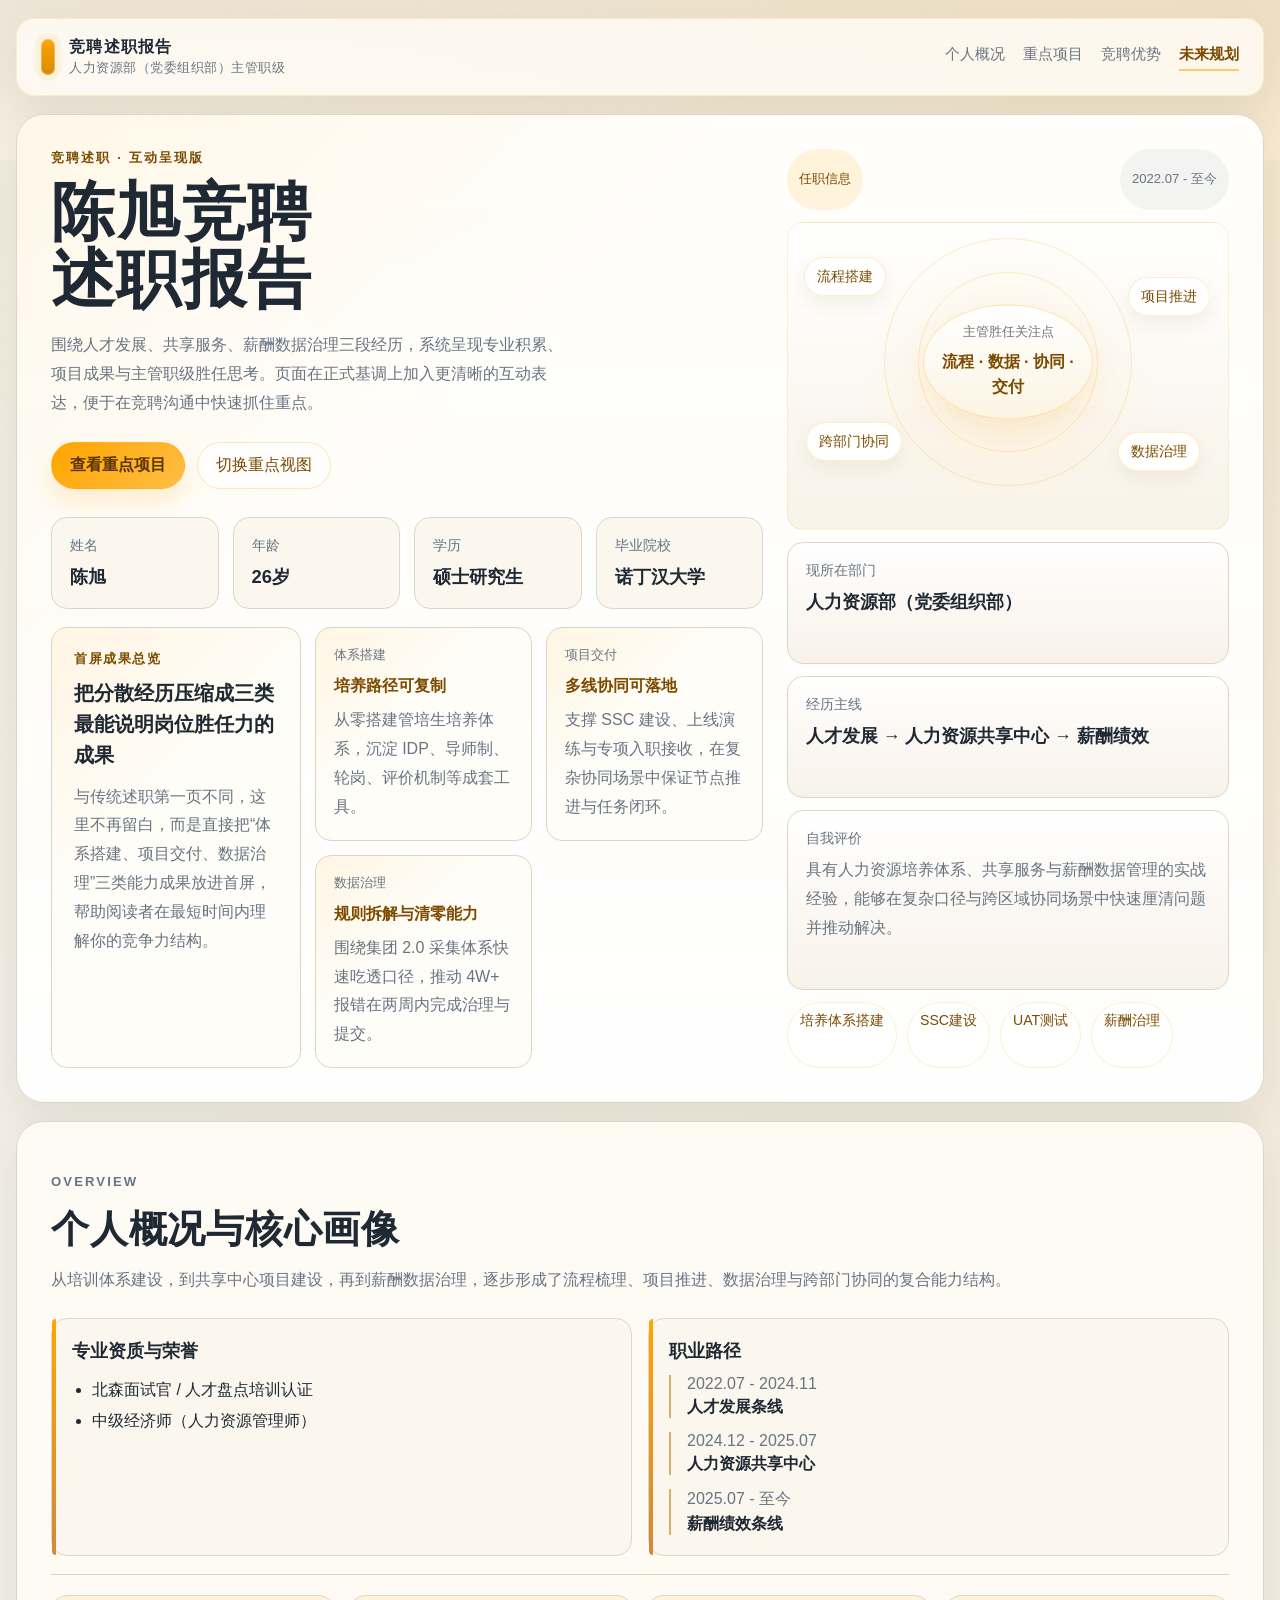
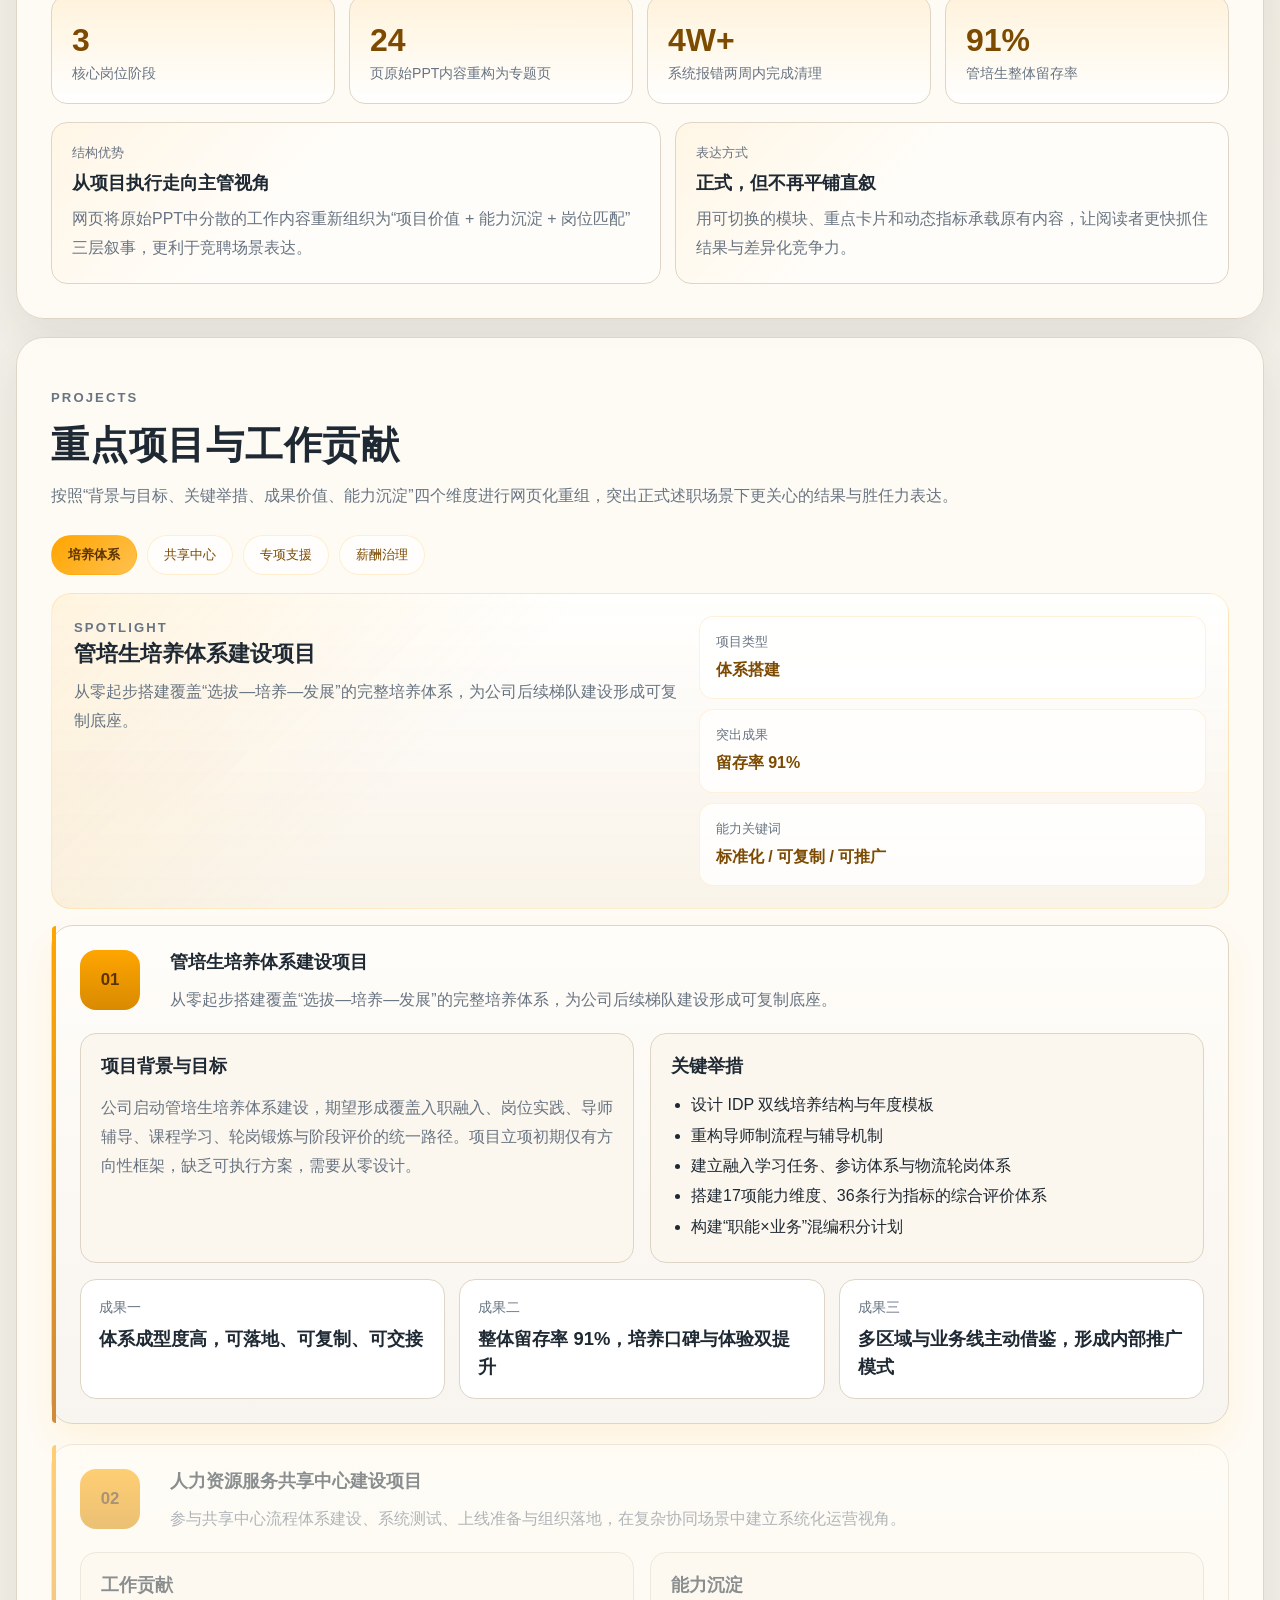
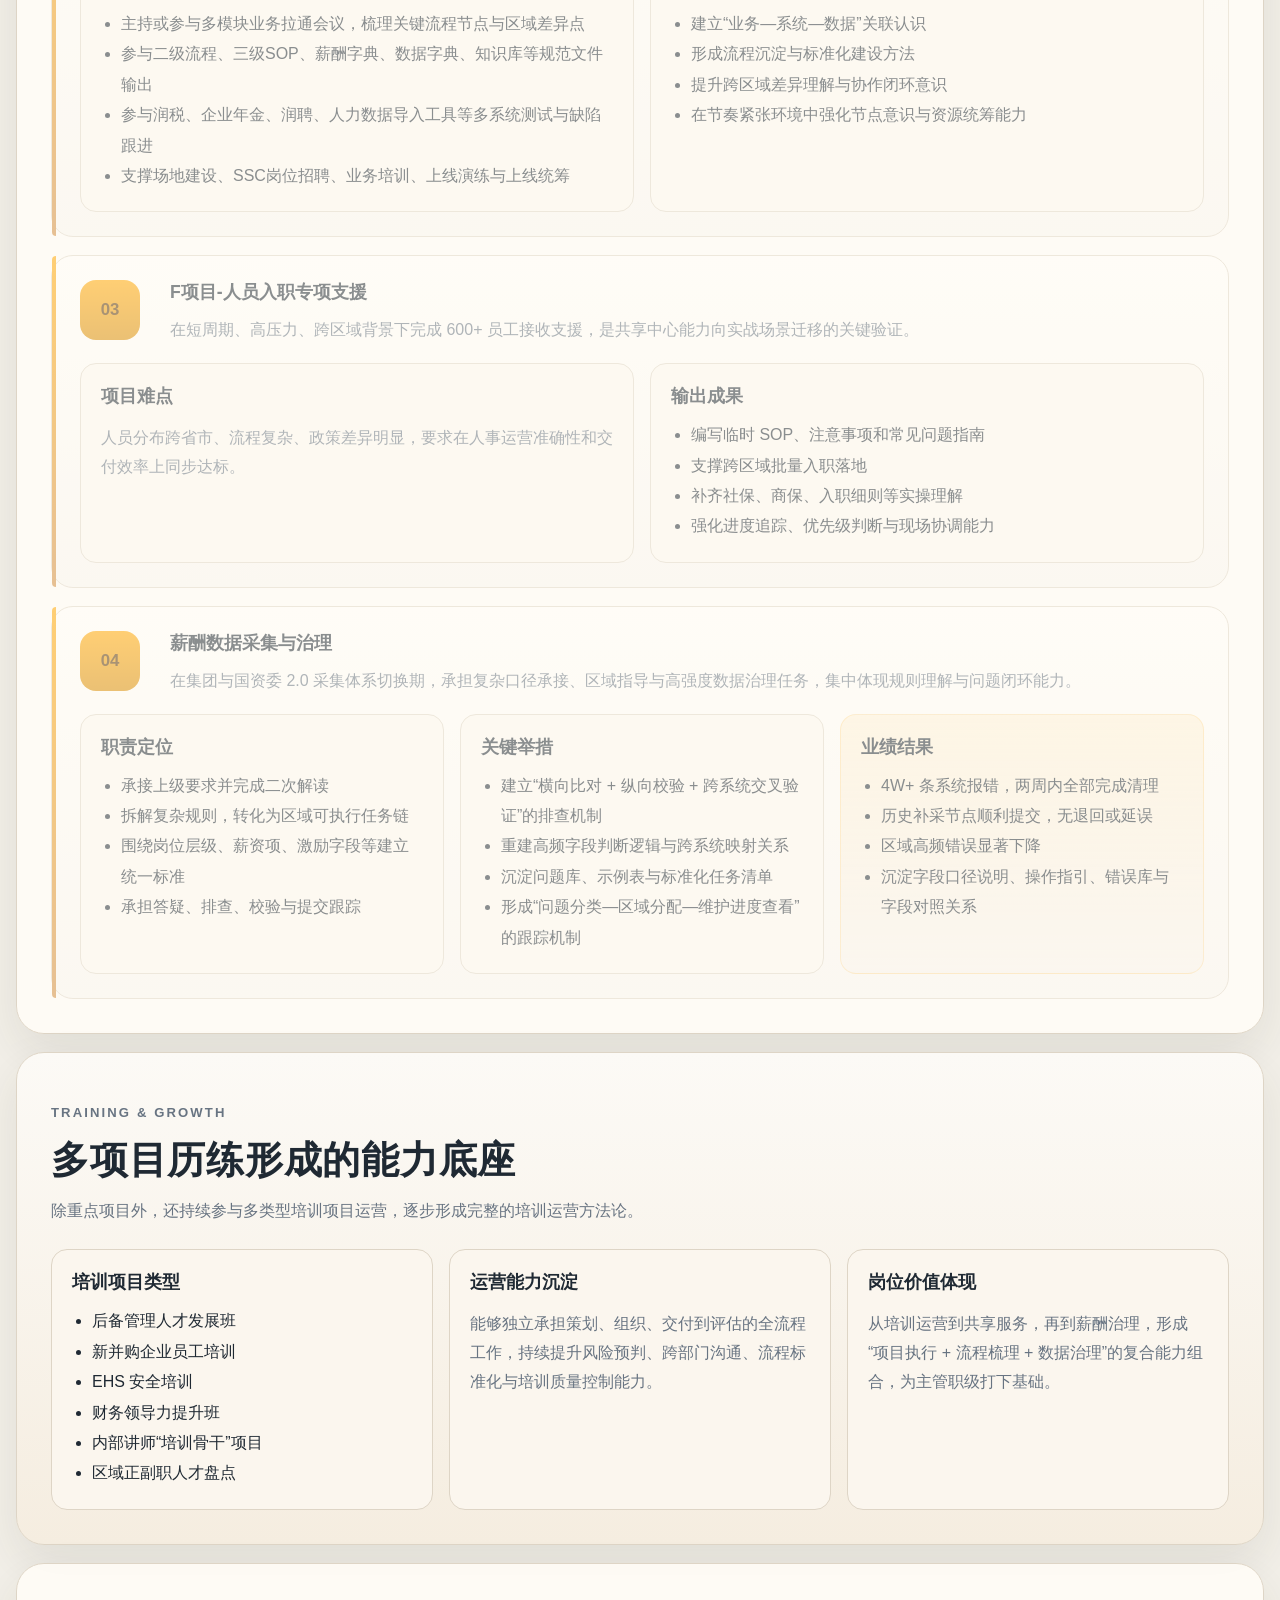
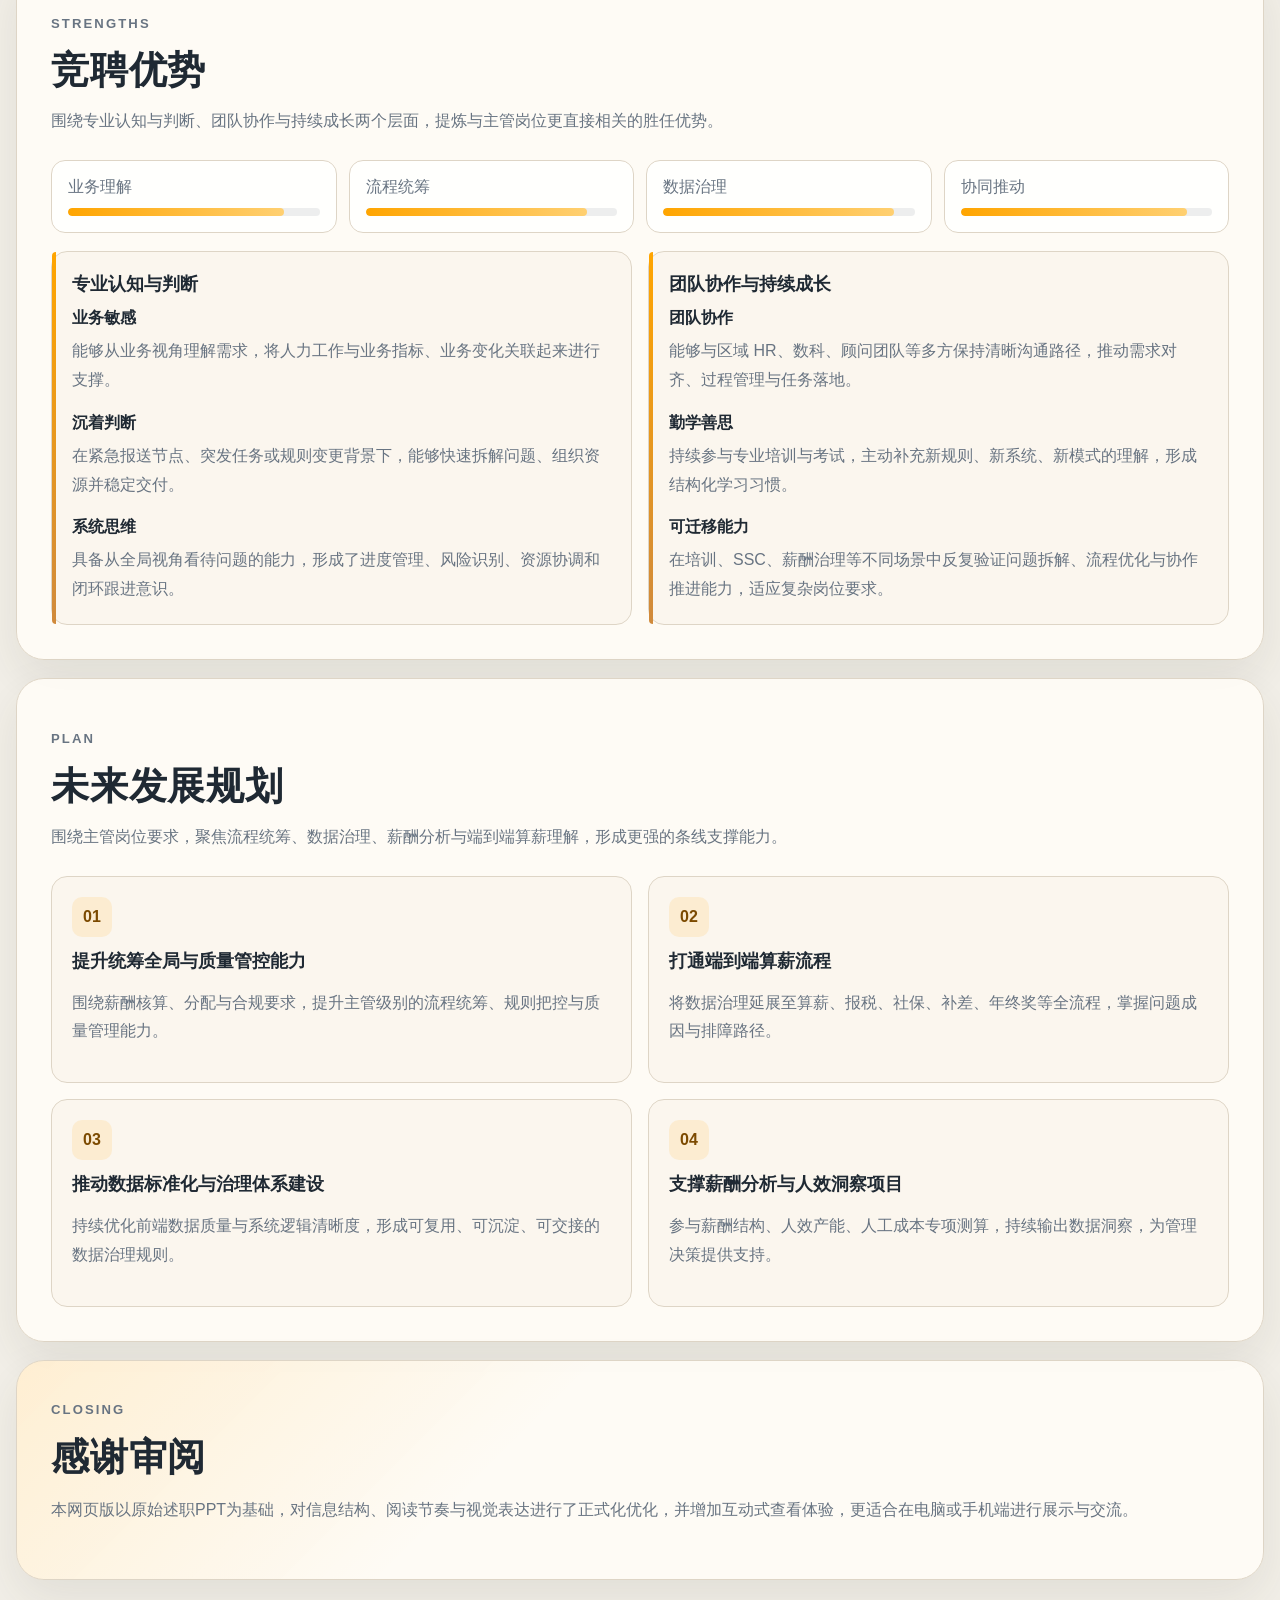
<file: index.html>
<!doctype html>
<html lang="zh-CN">
  <head>
    <meta charset="UTF-8" />
    <meta name="viewport" content="width=device-width, initial-scale=1.0" />
    <title>陈旭竞聘述职报告 | 网页版</title>
    <meta
      name="description"
      content="人力资源部（党委组织部）主管职级竞聘述职报告网页化版本，基于原始PPT内容进行正式化、专题化重构。"
    />
    <link rel="icon" type="image/svg+xml" href="./favicon.svg" />
    <link rel="stylesheet" href="./styles.css" />
  </head>
  <body>
    <div class="page-shell">
      <header class="topbar">
        <div class="brand">
          <span class="brand-mark"></span>
          <div>
            <strong>竞聘述职报告</strong>
            <small>人力资源部（党委组织部）主管职级</small>
          </div>
        </div>
        <nav class="topnav">
          <a href="#overview">个人概况</a>
          <a href="#projects">重点项目</a>
          <a href="#strengths">竞聘优势</a>
          <a href="#plan">未来规划</a>
        </nav>
      </header>

      <main>
        <section class="hero">
          <div class="hero-copy">
            <p class="eyebrow">竞聘述职 · 互动呈现版</p>
            <h1>陈旭竞聘述职报告</h1>
            <p class="hero-subtitle">围绕人才发展、共享服务、薪酬数据治理三段经历，系统呈现专业积累、项目成果与主管职级胜任思考。页面在正式基调上加入更清晰的互动表达，便于在竞聘沟通中快速抓住重点。</p>

            <div class="hero-actions">
              <a class="button button-primary" href="#projects">查看重点项目</a>
              <button class="button button-secondary" id="focusToggle" type="button">切换重点视图</button>
            </div>

            <div class="hero-summary">
              <article>
                <span>姓名</span>
                <strong>陈旭</strong>
              </article>
              <article>
                <span>年龄</span>
                <strong>26岁</strong>
              </article>
              <article>
                <span>学历</span>
                <strong>硕士研究生</strong>
              </article>
              <article>
                <span>毕业院校</span>
                <strong>诺丁汉大学</strong>
              </article>
            </div>

            <div class="hero-dashboard">
              <article class="dashboard-lead">
                <p class="dashboard-tag">首屏成果总览</p>
                <h3>把分散经历压缩成三类最能说明岗位胜任力的成果</h3>
                <p>
                  与传统述职第一页不同，这里不再留白，而是直接把“体系搭建、项目交付、数据治理”三类能力成果放进首屏，帮助阅读者在最短时间内理解你的竞争力结构。
                </p>
              </article>

              <article class="dashboard-mini">
                <span>体系搭建</span>
                <strong>培养路径可复制</strong>
                <p>从零搭建管培生培养体系，沉淀 IDP、导师制、轮岗、评价机制等成套工具。</p>
              </article>

              <article class="dashboard-mini">
                <span>项目交付</span>
                <strong>多线协同可落地</strong>
                <p>支撑 SSC 建设、上线演练与专项入职接收，在复杂协同场景中保证节点推进与任务闭环。</p>
              </article>

              <article class="dashboard-mini">
                <span>数据治理</span>
                <strong>规则拆解与清零能力</strong>
                <p>围绕集团 2.0 采集体系快速吃透口径，推动 4W+ 报错在两周内完成治理与提交。</p>
              </article>
            </div>
          </div>

          <aside class="hero-panel">
            <div class="panel-head">
              <span class="panel-tag">任职信息</span>
              <span class="panel-tag muted">2022.07 - 至今</span>
            </div>
            <div class="radar-panel">
              <div class="radar-grid">
                <div class="radar-ring radar-ring-one"></div>
                <div class="radar-ring radar-ring-two"></div>
                <div class="radar-ring radar-ring-three"></div>
                <div class="radar-core">
                  <small>主管胜任关注点</small>
                  <strong>流程 · 数据 · 协同 · 交付</strong>
                </div>
                <span class="radar-node node-a">流程搭建</span>
                <span class="radar-node node-b">项目推进</span>
                <span class="radar-node node-c">数据治理</span>
                <span class="radar-node node-d">跨部门协同</span>
              </div>
            </div>
            <div class="panel-card">
              <p>现所在部门</p>
              <strong>人力资源部（党委组织部）</strong>
            </div>
            <div class="panel-card">
              <p>经历主线</p>
              <strong>人才发展 → 人力资源共享中心 → 薪酬绩效</strong>
            </div>
            <div class="panel-card">
              <p>自我评价</p>
              <span>
                具有人力资源培养体系、共享服务与薪酬数据管理的实战经验，能够在复杂口径与跨区域协同场景中快速厘清问题并推动解决。
              </span>
            </div>
            <div class="hero-ticker">
              <span>培养体系搭建</span>
              <span>SSC建设</span>
              <span>UAT测试</span>
              <span>薪酬治理</span>
            </div>
          </aside>
        </section>

        <section class="section" id="overview">
          <div class="section-heading">
            <p class="section-tag">Overview</p>
            <h2>个人概况与核心画像</h2>
            <p>从培训体系建设，到共享中心项目建设，再到薪酬数据治理，逐步形成了流程梳理、项目推进、数据治理与跨部门协同的复合能力结构。</p>
          </div>

          <div class="grid two">
            <article class="card card-border">
              <h3>专业资质与荣誉</h3>
              <ul class="clean-list">
                <li>北森面试官 / 人才盘点培训认证</li>
                <li>中级经济师（人力资源管理师）</li>
              </ul>
            </article>

            <article class="card card-border">
              <h3>职业路径</h3>
              <div class="timeline compact">
                <div class="timeline-item">
                  <span>2022.07 - 2024.11</span>
                  <strong>人才发展条线</strong>
                </div>
                <div class="timeline-item">
                  <span>2024.12 - 2025.07</span>
                  <strong>人力资源共享中心</strong>
                </div>
                <div class="timeline-item">
                  <span>2025.07 - 至今</span>
                  <strong>薪酬绩效条线</strong>
                </div>
              </div>
            </article>
          </div>

          <div class="highlight-band">
            <article class="metric">
              <strong class="counter" data-target="3">0</strong>
              <span>核心岗位阶段</span>
            </article>
            <article class="metric">
              <strong class="counter" data-target="24">0</strong>
              <span>页原始PPT内容重构为专题页</span>
            </article>
            <article class="metric">
              <strong class="counter" data-target="4" data-suffix="W+">0</strong>
              <span>系统报错两周内完成清理</span>
            </article>
            <article class="metric">
              <strong class="counter" data-target="91" data-suffix="%">0</strong>
              <span>管培生整体留存率</span>
            </article>
          </div>

          <div class="insight-board">
            <article class="insight-card">
              <span>结构优势</span>
              <strong>从项目执行走向主管视角</strong>
              <p>网页将原始PPT中分散的工作内容重新组织为“项目价值 + 能力沉淀 + 岗位匹配”三层叙事，更利于竞聘场景表达。</p>
            </article>
            <article class="insight-card">
              <span>表达方式</span>
              <strong>正式，但不再平铺直叙</strong>
              <p>用可切换的模块、重点卡片和动态指标承载原有内容，让阅读者更快抓住结果与差异化竞争力。</p>
            </article>
          </div>
        </section>

        <section class="section" id="projects">
          <div class="section-heading">
            <p class="section-tag">Projects</p>
            <h2>重点项目与工作贡献</h2>
            <p>按照“背景与目标、关键举措、成果价值、能力沉淀”四个维度进行网页化重组，突出正式述职场景下更关心的结果与胜任力表达。</p>
          </div>

          <div class="project-switcher" id="projectSwitcher">
            <button class="project-pill active" data-project="training" type="button">培养体系</button>
            <button class="project-pill" data-project="ssc" type="button">共享中心</button>
            <button class="project-pill" data-project="entry" type="button">专项支援</button>
            <button class="project-pill" data-project="payroll" type="button">薪酬治理</button>
          </div>

          <div class="project-spotlight">
            <div class="spotlight-copy">
              <p class="section-tag">Spotlight</p>
              <h3 id="spotlightTitle">管培生培养体系建设项目</h3>
              <p id="spotlightText">从零起步搭建覆盖“选拔—培养—发展”的完整培养体系，为公司后续梯队建设形成可复制底座。</p>
            </div>
            <div class="spotlight-stats">
              <article>
                <span>项目类型</span>
                <strong id="spotlightMetaOne">体系搭建</strong>
              </article>
              <article>
                <span>突出成果</span>
                <strong id="spotlightMetaTwo">留存率 91%</strong>
              </article>
              <article>
                <span>能力关键词</span>
                <strong id="spotlightMetaThree">标准化 / 可复制 / 可推广</strong>
              </article>
            </div>
          </div>

          <div class="project-stack">
            <article class="project-card active" data-project-card="training">
              <div class="project-head">
                <span class="project-index">01</span>
                <div>
                  <h3>管培生培养体系建设项目</h3>
                  <p>从零起步搭建覆盖“选拔—培养—发展”的完整培养体系，为公司后续梯队建设形成可复制底座。</p>
                </div>
              </div>

              <div class="grid two">
                <div class="subcard">
                  <h4>项目背景与目标</h4>
                  <p>公司启动管培生培养体系建设，期望形成覆盖入职融入、岗位实践、导师辅导、课程学习、轮岗锻炼与阶段评价的统一路径。项目立项初期仅有方向性框架，缺乏可执行方案，需要从零设计。</p>
                </div>
                <div class="subcard">
                  <h4>关键举措</h4>
                  <ul class="clean-list">
                    <li>设计 IDP 双线培养结构与年度模板</li>
                    <li>重构导师制流程与辅导机制</li>
                    <li>建立融入学习任务、参访体系与物流轮岗体系</li>
                    <li>搭建17项能力维度、36条行为指标的综合评价体系</li>
                    <li>构建“职能×业务”混编积分计划</li>
                  </ul>
                </div>
              </div>

              <div class="result-strip">
                <div>
                  <span>成果一</span>
                  <strong>体系成型度高，可落地、可复制、可交接</strong>
                </div>
                <div>
                  <span>成果二</span>
                  <strong>整体留存率 91%，培养口碑与体验双提升</strong>
                </div>
                <div>
                  <span>成果三</span>
                  <strong>多区域与业务线主动借鉴，形成内部推广模式</strong>
                </div>
              </div>
            </article>

            <article class="project-card" data-project-card="ssc">
              <div class="project-head">
                <span class="project-index">02</span>
                <div>
                  <h3>人力资源服务共享中心建设项目</h3>
                  <p>参与共享中心流程体系建设、系统测试、上线准备与组织落地，在复杂协同场景中建立系统化运营视角。</p>
                </div>
              </div>

              <div class="grid two">
                <div class="subcard">
                  <h4>工作贡献</h4>
                  <ul class="clean-list">
                    <li>主持或参与多模块业务拉通会议，梳理关键流程节点与区域差异点</li>
                    <li>参与二级流程、三级SOP、薪酬字典、数据字典、知识库等规范文件输出</li>
                    <li>参与润税、企业年金、润聘、人力数据导入工具等多系统测试与缺陷跟进</li>
                    <li>支撑场地建设、SSC岗位招聘、业务培训、上线演练与上线统筹</li>
                  </ul>
                </div>
                <div class="subcard">
                  <h4>能力沉淀</h4>
                  <ul class="clean-list">
                    <li>建立“业务—系统—数据”关联认识</li>
                    <li>形成流程沉淀与标准化建设方法</li>
                    <li>提升跨区域差异理解与协作闭环意识</li>
                    <li>在节奏紧张环境中强化节点意识与资源统筹能力</li>
                  </ul>
                </div>
              </div>
            </article>

            <article class="project-card" data-project-card="entry">
              <div class="project-head">
                <span class="project-index">03</span>
                <div>
                  <h3>F项目-人员入职专项支援</h3>
                  <p>在短周期、高压力、跨区域背景下完成 600+ 员工接收支援，是共享中心能力向实战场景迁移的关键验证。</p>
                </div>
              </div>

              <div class="grid two">
                <div class="subcard">
                  <h4>项目难点</h4>
                  <p>人员分布跨省市、流程复杂、政策差异明显，要求在人事运营准确性和交付效率上同步达标。</p>
                </div>
                <div class="subcard">
                  <h4>输出成果</h4>
                  <ul class="clean-list">
                    <li>编写临时 SOP、注意事项和常见问题指南</li>
                    <li>支撑跨区域批量入职落地</li>
                    <li>补齐社保、商保、入职细则等实操理解</li>
                    <li>强化进度追踪、优先级判断与现场协调能力</li>
                  </ul>
                </div>
              </div>
            </article>

            <article class="project-card" data-project-card="payroll">
              <div class="project-head">
                <span class="project-index">04</span>
                <div>
                  <h3>薪酬数据采集与治理</h3>
                  <p>在集团与国资委 2.0 采集体系切换期，承担复杂口径承接、区域指导与高强度数据治理任务，集中体现规则理解与问题闭环能力。</p>
                </div>
              </div>

              <div class="grid three">
                <div class="subcard">
                  <h4>职责定位</h4>
                  <ul class="clean-list">
                    <li>承接上级要求并完成二次解读</li>
                    <li>拆解复杂规则，转化为区域可执行任务链</li>
                    <li>围绕岗位层级、薪资项、激励字段等建立统一标准</li>
                    <li>承担答疑、排查、校验与提交跟踪</li>
                  </ul>
                </div>
                <div class="subcard">
                  <h4>关键举措</h4>
                  <ul class="clean-list">
                    <li>建立“横向比对 + 纵向校验 + 跨系统交叉验证”的排查机制</li>
                    <li>重建高频字段判断逻辑与跨系统映射关系</li>
                    <li>沉淀问题库、示例表与标准化任务清单</li>
                    <li>形成“问题分类—区域分配—维护进度查看”的跟踪机制</li>
                  </ul>
                </div>
                <div class="subcard emphasis">
                  <h4>业绩结果</h4>
                  <ul class="clean-list">
                    <li>4W+ 条系统报错，两周内全部完成清理</li>
                    <li>历史补采节点顺利提交，无退回或延误</li>
                    <li>区域高频错误显著下降</li>
                    <li>沉淀字段口径说明、操作指引、错误库与字段对照关系</li>
                  </ul>
                </div>
              </div>
            </article>
          </div>
        </section>

        <section class="section section-soft">
          <div class="section-heading">
            <p class="section-tag">Training & Growth</p>
            <h2>多项目历练形成的能力底座</h2>
            <p>除重点项目外，还持续参与多类型培训项目运营，逐步形成完整的培训运营方法论。</p>
          </div>

          <div class="grid three">
            <article class="card">
              <h3>培训项目类型</h3>
              <ul class="clean-list">
                <li>后备管理人才发展班</li>
                <li>新并购企业员工培训</li>
                <li>EHS 安全培训</li>
                <li>财务领导力提升班</li>
                <li>内部讲师“培训骨干”项目</li>
                <li>区域正副职人才盘点</li>
              </ul>
            </article>
            <article class="card">
              <h3>运营能力沉淀</h3>
              <p>能够独立承担策划、组织、交付到评估的全流程工作，持续提升风险预判、跨部门沟通、流程标准化与培训质量控制能力。</p>
            </article>
            <article class="card">
              <h3>岗位价值体现</h3>
              <p>从培训运营到共享服务，再到薪酬治理，形成“项目执行 + 流程梳理 + 数据治理”的复合能力组合，为主管职级打下基础。</p>
            </article>
          </div>
        </section>

        <section class="section" id="strengths">
          <div class="section-heading">
            <p class="section-tag">Strengths</p>
            <h2>竞聘优势</h2>
            <p>围绕专业认知与判断、团队协作与持续成长两个层面，提炼与主管岗位更直接相关的胜任优势。</p>
          </div>

          <div class="strength-meter">
            <div class="meter-item">
              <span>业务理解</span>
              <div class="meter-bar"><i style="width: 86%"></i></div>
            </div>
            <div class="meter-item">
              <span>流程统筹</span>
              <div class="meter-bar"><i style="width: 88%"></i></div>
            </div>
            <div class="meter-item">
              <span>数据治理</span>
              <div class="meter-bar"><i style="width: 92%"></i></div>
            </div>
            <div class="meter-item">
              <span>协同推动</span>
              <div class="meter-bar"><i style="width: 90%"></i></div>
            </div>
          </div>

          <div class="grid two">
            <article class="card card-border">
              <h3>专业认知与判断</h3>
              <div class="advantage-list">
                <div>
                  <strong>业务敏感</strong>
                  <p>能够从业务视角理解需求，将人力工作与业务指标、业务变化关联起来进行支撑。</p>
                </div>
                <div>
                  <strong>沉着判断</strong>
                  <p>在紧急报送节点、突发任务或规则变更背景下，能够快速拆解问题、组织资源并稳定交付。</p>
                </div>
                <div>
                  <strong>系统思维</strong>
                  <p>具备从全局视角看待问题的能力，形成了进度管理、风险识别、资源协调和闭环跟进意识。</p>
                </div>
              </div>
            </article>

            <article class="card card-border">
              <h3>团队协作与持续成长</h3>
              <div class="advantage-list">
                <div>
                  <strong>团队协作</strong>
                  <p>能够与区域 HR、数科、顾问团队等多方保持清晰沟通路径，推动需求对齐、过程管理与任务落地。</p>
                </div>
                <div>
                  <strong>勤学善思</strong>
                  <p>持续参与专业培训与考试，主动补充新规则、新系统、新模式的理解，形成结构化学习习惯。</p>
                </div>
                <div>
                  <strong>可迁移能力</strong>
                  <p>在培训、SSC、薪酬治理等不同场景中反复验证问题拆解、流程优化与协作推进能力，适应复杂岗位要求。</p>
                </div>
              </div>
            </article>
          </div>
        </section>

        <section class="section" id="plan">
          <div class="section-heading">
            <p class="section-tag">Plan</p>
            <h2>未来发展规划</h2>
            <p>围绕主管岗位要求，聚焦流程统筹、数据治理、薪酬分析与端到端算薪理解，形成更强的条线支撑能力。</p>
          </div>

          <div class="plan-grid">
            <article class="plan-card">
              <span>01</span>
              <h3>提升统筹全局与质量管控能力</h3>
              <p>围绕薪酬核算、分配与合规要求，提升主管级别的流程统筹、规则把控与质量管理能力。</p>
            </article>
            <article class="plan-card">
              <span>02</span>
              <h3>打通端到端算薪流程</h3>
              <p>将数据治理延展至算薪、报税、社保、补差、年终奖等全流程，掌握问题成因与排障路径。</p>
            </article>
            <article class="plan-card">
              <span>03</span>
              <h3>推动数据标准化与治理体系建设</h3>
              <p>持续优化前端数据质量与系统逻辑清晰度，形成可复用、可沉淀、可交接的数据治理规则。</p>
            </article>
            <article class="plan-card">
              <span>04</span>
              <h3>支撑薪酬分析与人效洞察项目</h3>
              <p>参与薪酬结构、人效产能、人工成本专项测算，持续输出数据洞察，为管理决策提供支持。</p>
            </article>
          </div>
        </section>

        <section class="closing">
          <div>
            <p class="section-tag">Closing</p>
            <h2>感谢审阅</h2>
            <p>本网页版以原始述职PPT为基础，对信息结构、阅读节奏与视觉表达进行了正式化优化，并增加互动式查看体验，更适合在电脑或手机端进行展示与交流。</p>
          </div>
        </section>
      </main>
    </div>

    <script src="./script.js"></script>
  </body>
</html>
</file>
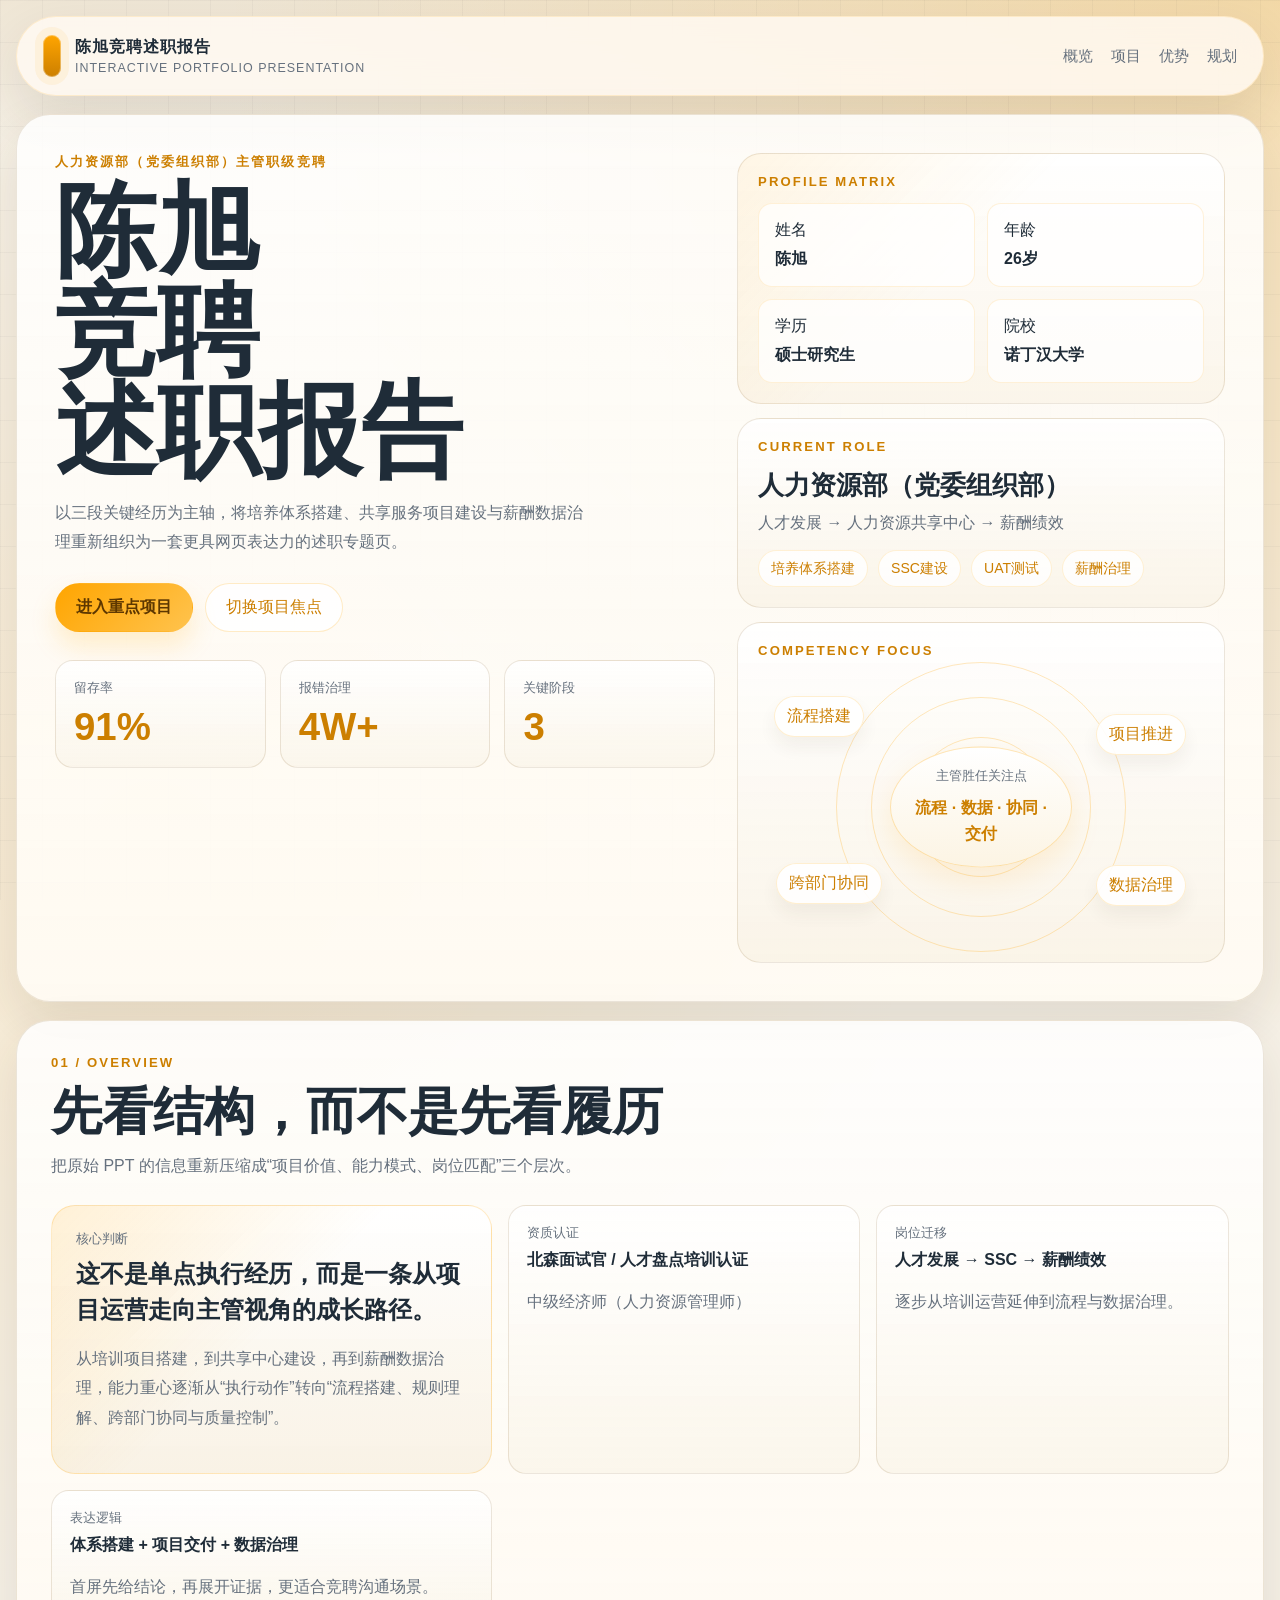
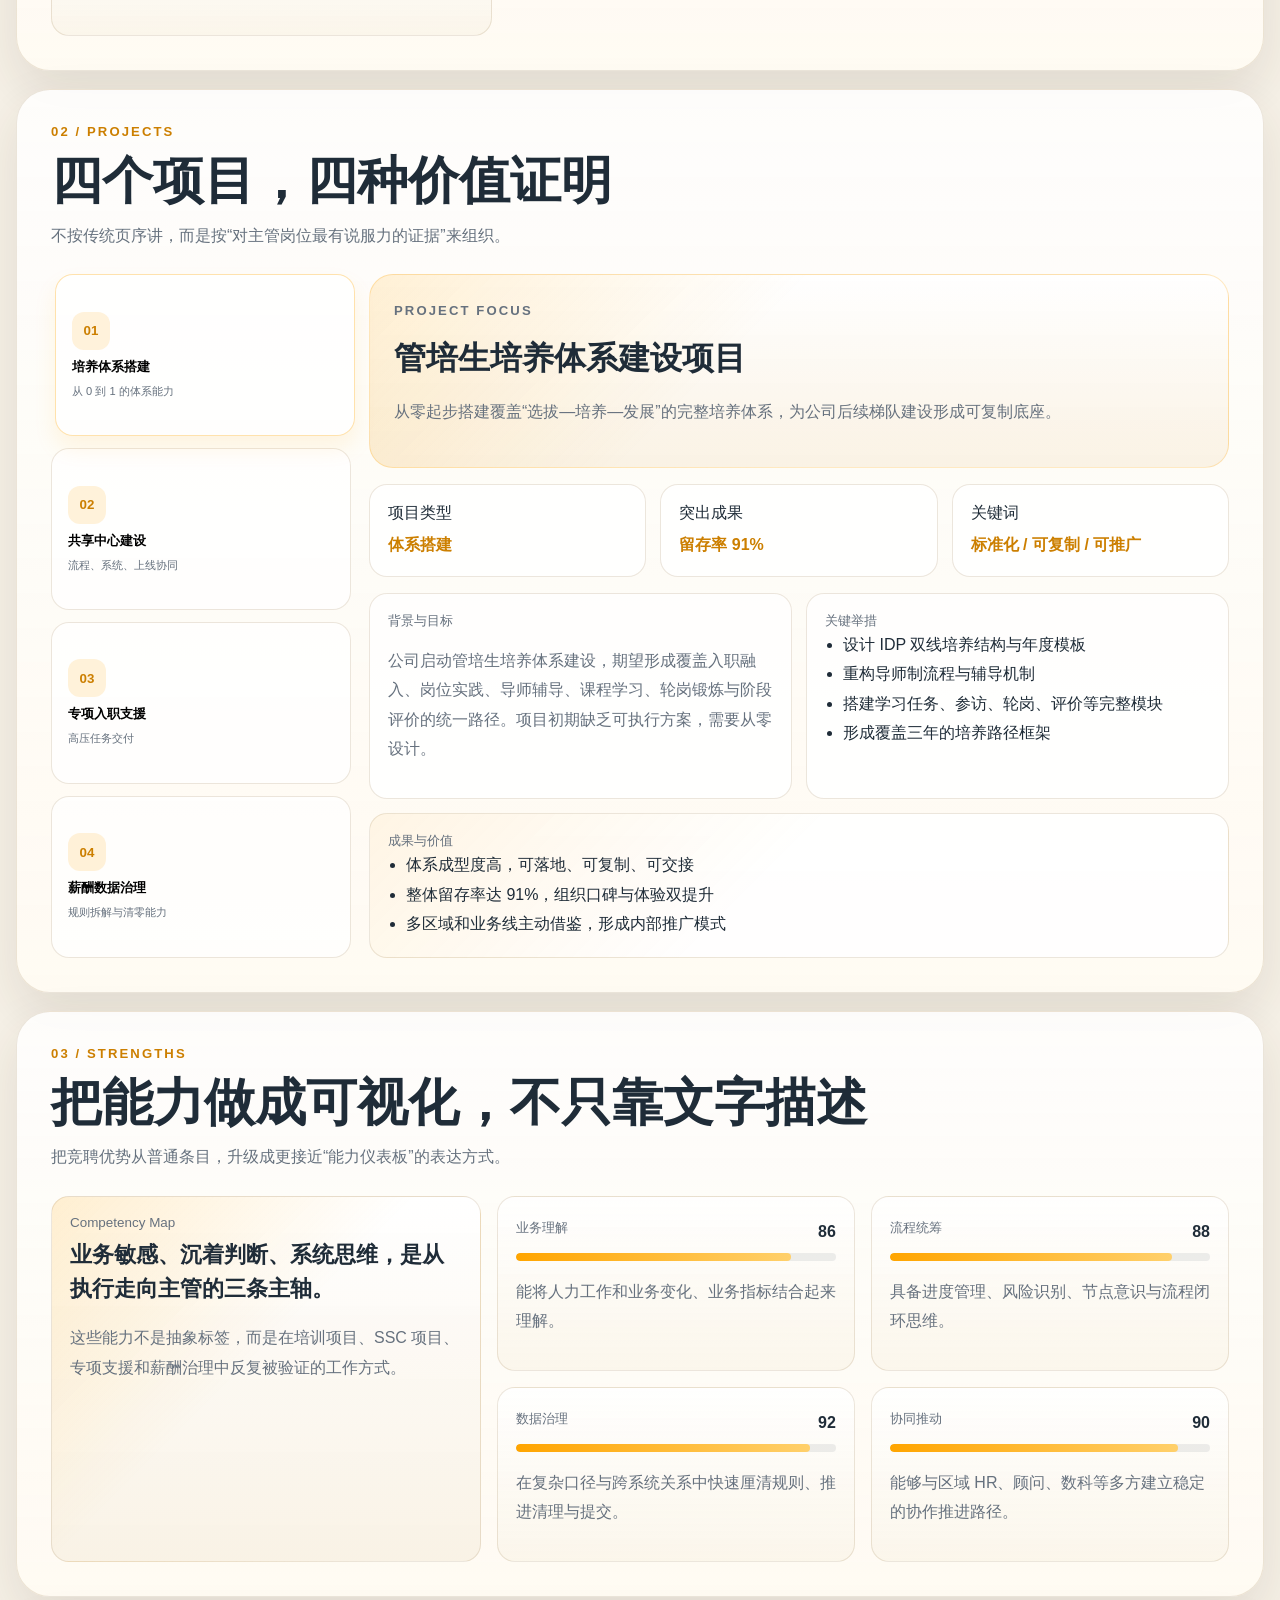
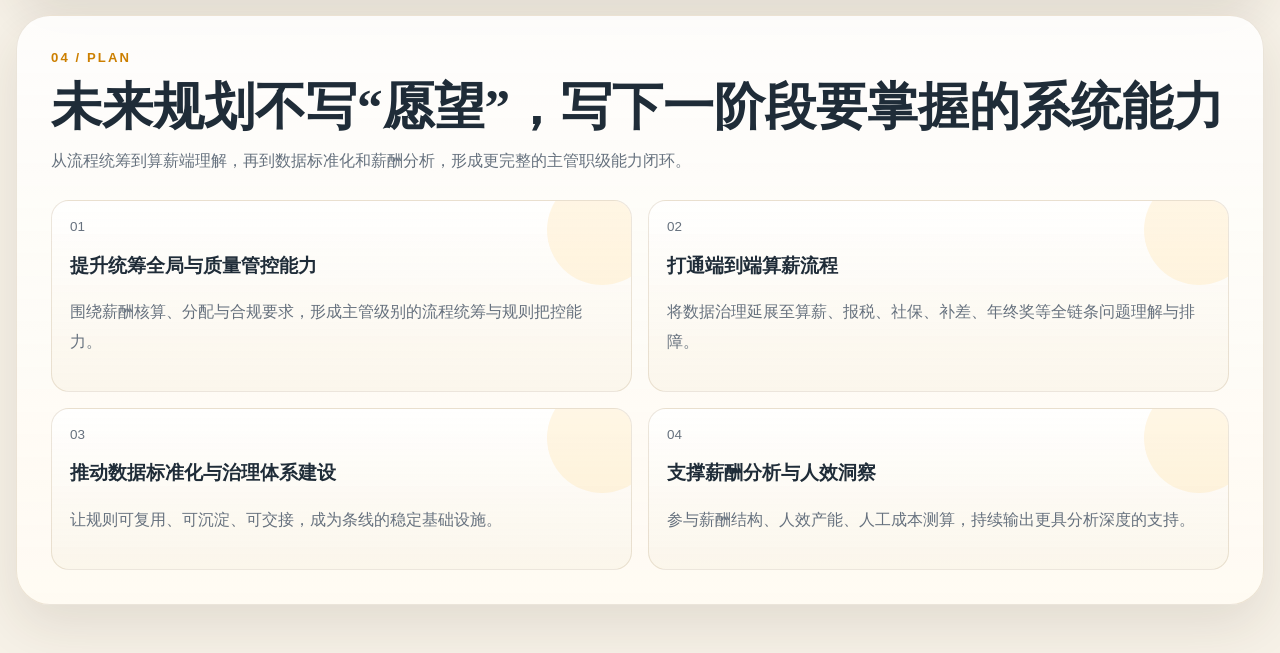
<file: v2.html>
<!doctype html>
<html lang="zh-CN">
  <head>
    <meta charset="UTF-8" />
    <meta name="viewport" content="width=device-width, initial-scale=1.0" />
    <title>陈旭竞聘述职报告 | V2</title>
    <meta
      name="description"
      content="陈旭竞聘述职报告 V2：更偏官网专题页与互动展示页风格的网页版本。"
    />
    <link rel="icon" type="image/svg+xml" href="./favicon.svg" />
    <link rel="stylesheet" href="./styles-v2.css" />
  </head>
  <body>
    <div class="v2-page">
      <header class="v2-topbar">
        <div class="v2-brand">
          <span class="v2-brand-mark"></span>
          <div>
            <strong>陈旭竞聘述职报告</strong>
            <small>Interactive Portfolio Presentation</small>
          </div>
        </div>
        <nav class="v2-nav">
          <a href="#v2-overview">概览</a>
          <a href="#v2-projects">项目</a>
          <a href="#v2-strengths">优势</a>
          <a href="#v2-plan">规划</a>
        </nav>
      </header>

      <main class="v2-main">
        <section class="v2-hero">
          <div class="v2-hero-copy">
            <p class="v2-eyebrow">人力资源部（党委组织部）主管职级竞聘</p>
            <h1>
              <span>陈旭</span>
              <span>竞聘</span>
              <span>述职报告</span>
            </h1>
            <p class="v2-lead">
              以三段关键经历为主轴，将培养体系搭建、共享服务项目建设与薪酬数据治理重新组织为一套更具网页表达力的述职专题页。
            </p>

            <div class="v2-hero-actions">
              <a class="v2-button v2-primary" href="#v2-projects">进入重点项目</a>
              <button class="v2-button v2-secondary" type="button" id="v2CycleButton">切换项目焦点</button>
            </div>

            <div class="v2-stat-ribbon">
              <article>
                <span>留存率</span>
                <strong class="v2-counter" data-target="91" data-suffix="%">0</strong>
              </article>
              <article>
                <span>报错治理</span>
                <strong class="v2-counter" data-target="4" data-suffix="W+">0</strong>
              </article>
              <article>
                <span>关键阶段</span>
                <strong class="v2-counter" data-target="3">0</strong>
              </article>
            </div>
          </div>

          <aside class="v2-hero-panel">
            <div class="v2-panel-card v2-panel-primary">
              <div class="v2-panel-label">Profile Matrix</div>
              <div class="v2-profile-grid">
                <article>
                  <span>姓名</span>
                  <strong>陈旭</strong>
                </article>
                <article>
                  <span>年龄</span>
                  <strong>26岁</strong>
                </article>
                <article>
                  <span>学历</span>
                  <strong>硕士研究生</strong>
                </article>
                <article>
                  <span>院校</span>
                  <strong>诺丁汉大学</strong>
                </article>
              </div>
            </div>

            <div class="v2-panel-card v2-panel-secondary">
              <div class="v2-panel-label">Current Role</div>
              <h3>人力资源部（党委组织部）</h3>
              <p>人才发展 → 人力资源共享中心 → 薪酬绩效</p>
              <div class="v2-tag-row">
                <span>培养体系搭建</span>
                <span>SSC建设</span>
                <span>UAT测试</span>
                <span>薪酬治理</span>
              </div>
            </div>

            <div class="v2-panel-card v2-orbit-panel">
              <div class="v2-panel-label">Competency Focus</div>
              <div class="v2-orbit">
                <div class="v2-orbit-ring ring-1"></div>
                <div class="v2-orbit-ring ring-2"></div>
                <div class="v2-orbit-ring ring-3"></div>
                <div class="v2-orbit-core">
                  <small>主管胜任关注点</small>
                  <strong>流程 · 数据 · 协同 · 交付</strong>
                </div>
                <span class="v2-orbit-node node-1">流程搭建</span>
                <span class="v2-orbit-node node-2">项目推进</span>
                <span class="v2-orbit-node node-3">数据治理</span>
                <span class="v2-orbit-node node-4">跨部门协同</span>
              </div>
            </div>
          </aside>
        </section>

        <section class="v2-overview" id="v2-overview">
          <div class="v2-section-head">
            <p>01 / Overview</p>
            <h2>先看结构，而不是先看履历</h2>
            <span>把原始 PPT 的信息重新压缩成“项目价值、能力模式、岗位匹配”三个层次。</span>
          </div>

          <div class="v2-overview-grid">
            <article class="v2-overview-lead">
              <span>核心判断</span>
              <h3>这不是单点执行经历，而是一条从项目运营走向主管视角的成长路径。</h3>
              <p>
                从培训项目搭建，到共享中心建设，再到薪酬数据治理，能力重心逐渐从“执行动作”转向“流程搭建、规则理解、跨部门协同与质量控制”。
              </p>
            </article>
            <article class="v2-overview-card">
              <span>资质认证</span>
              <strong>北森面试官 / 人才盘点培训认证</strong>
              <p>中级经济师（人力资源管理师）</p>
            </article>
            <article class="v2-overview-card">
              <span>岗位迁移</span>
              <strong>人才发展 → SSC → 薪酬绩效</strong>
              <p>逐步从培训运营延伸到流程与数据治理。</p>
            </article>
            <article class="v2-overview-card">
              <span>表达逻辑</span>
              <strong>体系搭建 + 项目交付 + 数据治理</strong>
              <p>首屏先给结论，再展开证据，更适合竞聘沟通场景。</p>
            </article>
          </div>
        </section>

        <section class="v2-projects" id="v2-projects">
          <div class="v2-section-head">
            <p>02 / Projects</p>
            <h2>四个项目，四种价值证明</h2>
            <span>不按传统页序讲，而是按“对主管岗位最有说服力的证据”来组织。</span>
          </div>

          <div class="v2-project-shell">
            <aside class="v2-project-nav" id="v2ProjectNav">
              <button class="v2-project-tab active" data-key="training" type="button">
                <span>01</span>
                <strong>培养体系搭建</strong>
                <small>从 0 到 1 的体系能力</small>
              </button>
              <button class="v2-project-tab" data-key="ssc" type="button">
                <span>02</span>
                <strong>共享中心建设</strong>
                <small>流程、系统、上线协同</small>
              </button>
              <button class="v2-project-tab" data-key="entry" type="button">
                <span>03</span>
                <strong>专项入职支援</strong>
                <small>高压任务交付</small>
              </button>
              <button class="v2-project-tab" data-key="payroll" type="button">
                <span>04</span>
                <strong>薪酬数据治理</strong>
                <small>规则拆解与清零能力</small>
              </button>
            </aside>

            <div class="v2-project-stage">
              <div class="v2-project-hero">
                <p class="v2-panel-label">Project Focus</p>
                <h3 id="v2ProjectTitle">管培生培养体系建设项目</h3>
                <p id="v2ProjectSummary">从零起步搭建覆盖“选拔—培养—发展”的完整培养体系，为公司后续梯队建设形成可复制底座。</p>
              </div>

              <div class="v2-project-metrics">
                <article>
                  <span>项目类型</span>
                  <strong id="v2MetricOne">体系搭建</strong>
                </article>
                <article>
                  <span>突出成果</span>
                  <strong id="v2MetricTwo">留存率 91%</strong>
                </article>
                <article>
                  <span>关键词</span>
                  <strong id="v2MetricThree">标准化 / 可复制 / 可推广</strong>
                </article>
              </div>

              <div class="v2-project-panels">
                <article class="v2-project-panel">
                  <span>背景与目标</span>
                  <p id="v2DetailOne">公司启动管培生培养体系建设，期望形成覆盖入职融入、岗位实践、导师辅导、课程学习、轮岗锻炼与阶段评价的统一路径。项目初期缺乏可执行方案，需要从零设计。</p>
                </article>
                <article class="v2-project-panel">
                  <span>关键举措</span>
                  <ul id="v2DetailTwo" class="v2-bullet-list"></ul>
                </article>
                <article class="v2-project-panel v2-project-panel-highlight">
                  <span>成果与价值</span>
                  <ul id="v2DetailThree" class="v2-bullet-list"></ul>
                </article>
              </div>
            </div>
          </div>
        </section>

        <section class="v2-strengths" id="v2-strengths">
          <div class="v2-section-head">
            <p>03 / Strengths</p>
            <h2>把能力做成可视化，不只靠文字描述</h2>
            <span>把竞聘优势从普通条目，升级成更接近“能力仪表板”的表达方式。</span>
          </div>

          <div class="v2-strength-grid">
            <article class="v2-strength-card v2-strength-lead">
              <span>Competency Map</span>
              <h3>业务敏感、沉着判断、系统思维，是从执行走向主管的三条主轴。</h3>
              <p>这些能力不是抽象标签，而是在培训项目、SSC 项目、专项支援和薪酬治理中反复被验证的工作方式。</p>
            </article>
            <article class="v2-strength-card">
              <div class="v2-meter-row"><span>业务理解</span><strong>86</strong></div>
              <div class="v2-meter"><i style="width: 86%"></i></div>
              <p>能将人力工作和业务变化、业务指标结合起来理解。</p>
            </article>
            <article class="v2-strength-card">
              <div class="v2-meter-row"><span>流程统筹</span><strong>88</strong></div>
              <div class="v2-meter"><i style="width: 88%"></i></div>
              <p>具备进度管理、风险识别、节点意识与流程闭环思维。</p>
            </article>
            <article class="v2-strength-card">
              <div class="v2-meter-row"><span>数据治理</span><strong>92</strong></div>
              <div class="v2-meter"><i style="width: 92%"></i></div>
              <p>在复杂口径与跨系统关系中快速厘清规则、推进清理与提交。</p>
            </article>
            <article class="v2-strength-card">
              <div class="v2-meter-row"><span>协同推动</span><strong>90</strong></div>
              <div class="v2-meter"><i style="width: 90%"></i></div>
              <p>能够与区域 HR、顾问、数科等多方建立稳定的协作推进路径。</p>
            </article>
          </div>
        </section>

        <section class="v2-plan" id="v2-plan">
          <div class="v2-section-head">
            <p>04 / Plan</p>
            <h2>未来规划不写“愿望”，写下一阶段要掌握的系统能力</h2>
            <span>从流程统筹到算薪端理解，再到数据标准化和薪酬分析，形成更完整的主管职级能力闭环。</span>
          </div>

          <div class="v2-plan-grid">
            <article>
              <span>01</span>
              <h3>提升统筹全局与质量管控能力</h3>
              <p>围绕薪酬核算、分配与合规要求，形成主管级别的流程统筹与规则把控能力。</p>
            </article>
            <article>
              <span>02</span>
              <h3>打通端到端算薪流程</h3>
              <p>将数据治理延展至算薪、报税、社保、补差、年终奖等全链条问题理解与排障。</p>
            </article>
            <article>
              <span>03</span>
              <h3>推动数据标准化与治理体系建设</h3>
              <p>让规则可复用、可沉淀、可交接，成为条线的稳定基础设施。</p>
            </article>
            <article>
              <span>04</span>
              <h3>支撑薪酬分析与人效洞察</h3>
              <p>参与薪酬结构、人效产能、人工成本测算，持续输出更具分析深度的支持。</p>
            </article>
          </div>
        </section>
      </main>
    </div>

    <script src="./script-v2.js"></script>
  </body>
</html>
</file>
<file: styles.css>
:root {
  --bg: #f2efe8;
  --paper: rgba(255, 252, 246, 0.92);
  --paper-alt: #fbf6ee;
  --ink: #1f2933;
  --muted: #687482;
  --line: #ded5c6;
  --line-strong: #d5ae69;
  --brand: #ffa500;
  --brand-deep: #d88a00;
  --brand-ink: #7c4a00;
  --brand-soft: rgba(255, 165, 0, 0.12);
  --shadow: 0 18px 48px rgba(59, 50, 29, 0.09);
  --radius-lg: 22px;
  --radius-md: 16px;
  --radius-sm: 12px;
}

* { box-sizing: border-box; }
html { scroll-behavior: smooth; }
body {
  margin: 0;
  min-width: 320px;
  font-family: "Microsoft YaHei UI", "PingFang SC", "Segoe UI", sans-serif;
  color: var(--ink);
  background:
    radial-gradient(circle at top right, rgba(255, 165, 0, 0.12), transparent 28%),
    linear-gradient(180deg, #ece7de 0, #f8f4ed 160px, var(--bg) 160px, var(--bg) 100%);
}

body::before {
  content: "";
  position: fixed;
  inset: 0;
  background-image: linear-gradient(rgba(0, 0, 0, 0.018) 1px, transparent 1px), linear-gradient(90deg, rgba(0, 0, 0, 0.018) 1px, transparent 1px);
  background-size: 28px 28px;
  opacity: 0.32;
  pointer-events: none;
}

.page-shell,
main,
.topbar { position: relative; z-index: 1; }

.page-shell {
  width: min(1280px, calc(100% - 32px));
  margin: 18px auto 36px;
}

.topbar {
  position: sticky;
  top: 12px;
  display: flex;
  align-items: center;
  justify-content: space-between;
  gap: 24px;
  padding: 18px 24px;
  margin-bottom: 18px;
  border: 1px solid rgba(255, 165, 0, 0.16);
  border-radius: 18px;
  background: rgba(255, 252, 246, 0.82);
  backdrop-filter: blur(16px);
  box-shadow: var(--shadow);
}

.brand {
  display: flex;
  align-items: center;
  gap: 14px;
}

.brand-mark {
  width: 14px;
  height: 36px;
  border-radius: 999px;
  background: linear-gradient(180deg, var(--brand), var(--brand-deep));
  box-shadow:
    inset 0 0 0 1px rgba(255,255,255,0.3),
    0 0 0 6px rgba(255, 165, 0, 0.08);
}

.brand strong {
  display: block;
  font-size: 1rem;
  letter-spacing: 0.08em;
}

.brand small {
  color: var(--muted);
  font-size: 0.82rem;
  letter-spacing: 0.04em;
}

.topnav {
  display: flex;
  flex-wrap: wrap;
  gap: 18px;
}

.topnav a {
  color: var(--muted);
  text-decoration: none;
  font-size: 0.95rem;
  padding-bottom: 4px;
  border-bottom: 2px solid transparent;
  transition: color 0.25s ease, border-color 0.25s ease;
}

main {
  display: grid;
  gap: 18px;
}

.hero,
.section,
.closing {
  padding: 34px;
  border: 1px solid var(--line);
  border-radius: 28px;
  background: var(--paper);
  box-shadow: var(--shadow);
}

.hero {
  display: grid;
  grid-template-columns: minmax(0, 1.45fr) minmax(320px, 0.9fr);
  gap: 24px;
  overflow: hidden;
  background:
    linear-gradient(135deg, rgba(255, 165, 0, 0.08), rgba(255,255,255,0) 35%),
    linear-gradient(180deg, rgba(255,255,255,0.65), rgba(255,255,255,0.9)),
    var(--paper);
}

.eyebrow,
.section-tag {
  margin: 0 0 12px;
  color: var(--brand-ink);
  font-size: 0.82rem;
  font-weight: 700;
  letter-spacing: 0.16em;
  text-transform: uppercase;
}

.hero h1,
.section h2,
.closing h2 {
  margin: 0;
  font-family: "SimSun", "Songti SC", serif;
  font-weight: 700;
  letter-spacing: 0.02em;
}

.hero h1 {
  font-size: clamp(2.6rem, 5vw, 4.5rem);
  line-height: 1.05;
  max-width: 10ch;
}

.hero-subtitle,
.section-heading p,
.panel-card span,
.card p,
.subcard p,
.plan-card p,
.closing p {
  color: var(--muted);
  line-height: 1.8;
}

.hero-subtitle {
  max-width: 58ch;
  margin: 18px 0 0;
  font-size: 1rem;
}

.hero-actions {
  display: flex;
  flex-wrap: wrap;
  gap: 12px;
  margin-top: 24px;
}

.button {
  padding: 12px 18px;
  border-radius: 999px;
  border: 1px solid transparent;
  font: inherit;
  cursor: pointer;
  transition: transform 0.2s ease, box-shadow 0.2s ease, border-color 0.2s ease;
}

.button:hover {
  transform: translateY(-1px);
}

.button-primary {
  background: linear-gradient(135deg, var(--brand), #ffbe45);
  color: #5a3300;
  text-decoration: none;
  font-weight: 700;
  box-shadow: 0 12px 24px rgba(255, 165, 0, 0.18);
}

.button-secondary {
  background: rgba(255, 255, 255, 0.75);
  border-color: rgba(255, 165, 0, 0.28);
  color: var(--brand-ink);
}

.hero-summary {
  display: grid;
  grid-template-columns: repeat(4, minmax(0, 1fr));
  gap: 14px;
  margin-top: 28px;
}

.hero-dashboard {
  display: grid;
  grid-template-columns: 1.15fr 1fr 1fr;
  gap: 14px;
  margin-top: 18px;
}

.dashboard-lead,
.dashboard-mini {
  border-radius: var(--radius-md);
  border: 1px solid var(--line);
  background:
    linear-gradient(135deg, rgba(255, 165, 0, 0.08), rgba(255,255,255,0) 42%),
    rgba(255, 253, 248, 0.92);
}

.dashboard-lead {
  padding: 22px;
  grid-row: span 2;
}

.dashboard-tag {
  margin: 0 0 10px;
  color: var(--brand-ink);
  font-size: 0.82rem;
  font-weight: 700;
  letter-spacing: 0.12em;
  text-transform: uppercase;
}

.dashboard-lead h3 {
  margin: 0 0 12px;
  font-size: 1.28rem;
  line-height: 1.5;
}

.dashboard-lead p:last-child,
.dashboard-mini p {
  margin: 0;
  color: var(--muted);
  line-height: 1.8;
}

.dashboard-mini {
  padding: 18px;
}

.dashboard-mini span {
  display: block;
  color: var(--muted);
  font-size: 0.84rem;
}

.dashboard-mini strong {
  display: block;
  margin: 8px 0 8px;
  color: var(--brand-ink);
  font-size: 1.02rem;
  line-height: 1.6;
}

.hero-summary article,
.metric,
.card,
.subcard,
.plan-card {
  border-radius: var(--radius-md);
  border: 1px solid var(--line);
  background: var(--paper-alt);
}

.hero-summary article {
  padding: 18px;
}

.hero-summary span,
.metric span,
.panel-card p,
.result-strip span {
  display: block;
  color: var(--muted);
  font-size: 0.88rem;
}

.hero-summary strong,
.metric strong,
.result-strip strong {
  display: block;
  margin-top: 8px;
  font-size: 1.15rem;
  line-height: 1.5;
}

.hero-panel {
  display: grid;
  gap: 12px;
}

.radar-panel {
  position: relative;
  min-height: 278px;
  border-radius: var(--radius-md);
  border: 1px solid rgba(255, 165, 0, 0.16);
  background:
    radial-gradient(circle at center, rgba(255, 165, 0, 0.08), transparent 55%),
    linear-gradient(180deg, rgba(255,255,255,0.76), rgba(248, 242, 230, 0.9));
  overflow: hidden;
}

.radar-grid {
  position: relative;
  min-height: 278px;
}

.radar-ring {
  position: absolute;
  inset: 50% auto auto 50%;
  border-radius: 999px;
  border: 1px solid rgba(255, 165, 0, 0.22);
  transform: translate(-50%, -50%);
}

.radar-ring-one { width: 110px; height: 110px; }
.radar-ring-two { width: 180px; height: 180px; }
.radar-ring-three { width: 248px; height: 248px; }

.radar-core {
  position: absolute;
  left: 50%;
  top: 50%;
  width: 170px;
  padding: 18px;
  text-align: center;
  border-radius: 50%;
  transform: translate(-50%, -50%);
  background: linear-gradient(180deg, rgba(255,255,255,0.96), rgba(252, 244, 228, 0.96));
  border: 1px solid rgba(255, 165, 0, 0.28);
  box-shadow: 0 10px 28px rgba(255, 165, 0, 0.12);
}

.radar-core small {
  display: block;
  color: var(--muted);
  margin-bottom: 8px;
}

.radar-core strong {
  color: var(--brand-ink);
  line-height: 1.6;
}

.radar-node {
  position: absolute;
  padding: 9px 12px;
  border-radius: 999px;
  background: rgba(255, 255, 255, 0.92);
  border: 1px solid rgba(255, 165, 0, 0.2);
  color: var(--brand-ink);
  font-size: 0.88rem;
  box-shadow: 0 8px 18px rgba(86, 74, 35, 0.07);
}

.node-a { left: 16px; top: 34px; }
.node-b { right: 18px; top: 54px; }
.node-c { right: 28px; bottom: 30px; }
.node-d { left: 18px; bottom: 40px; }

.panel-head {
  display: flex;
  justify-content: space-between;
  gap: 8px;
}

.panel-tag {
  display: inline-flex;
  align-items: center;
  padding: 7px 12px;
  border-radius: 999px;
  background: var(--brand-soft);
  color: var(--brand-ink);
  font-size: 0.82rem;
}

.panel-tag.muted {
  background: rgba(29, 39, 51, 0.05);
  color: var(--muted);
}

.panel-card {
  padding: 18px;
  border-radius: var(--radius-md);
  border: 1px solid var(--line);
  background: linear-gradient(180deg, rgba(255,255,255,0.9), #f8f2e9);
}

.panel-card p {
  margin: 0 0 8px;
}

.panel-card strong {
  display: block;
  font-size: 1.1rem;
  line-height: 1.6;
}

.hero-ticker {
  display: flex;
  flex-wrap: wrap;
  gap: 10px;
}

.hero-ticker span {
  padding: 8px 12px;
  border-radius: 999px;
  background: rgba(255,255,255,0.78);
  border: 1px solid rgba(255, 165, 0, 0.18);
  color: var(--brand-ink);
  font-size: 0.88rem;
}

.section-heading {
  margin-bottom: 24px;
}

.section h2,
.closing h2 {
  font-size: clamp(1.9rem, 3vw, 3rem);
  line-height: 1.2;
}

.section-heading p {
  margin-top: 14px;
}

.grid {
  display: grid;
  gap: 16px;
}

.grid.two { grid-template-columns: repeat(2, minmax(0, 1fr)); }
.grid.three { grid-template-columns: repeat(3, minmax(0, 1fr)); }

.card,
.subcard,
.plan-card {
  padding: 20px;
}

.card-border,
.project-card {
  position: relative;
}

.card-border::before,
.project-card::before {
  content: "";
  position: absolute;
  left: 0;
  top: 0;
  bottom: 0;
  width: 4px;
  border-radius: 8px 0 0 8px;
  background: linear-gradient(180deg, var(--brand), #d08a3c);
}

.card h3,
.project-card h3,
.subcard h4,
.plan-card h3 {
  margin: 0 0 12px;
  font-size: 1.1rem;
}

.clean-list {
  margin: 0;
  padding-left: 20px;
  line-height: 1.9;
  color: var(--ink);
}

.timeline {
  display: grid;
  gap: 14px;
}

.timeline-item {
  padding-left: 16px;
  border-left: 2px solid var(--line-strong);
}

.timeline-item span {
  display: block;
  color: var(--muted);
  margin-bottom: 4px;
}

.highlight-band {
  display: grid;
  grid-template-columns: repeat(4, minmax(0, 1fr));
  gap: 14px;
  margin-top: 18px;
  padding-top: 20px;
  border-top: 1px solid var(--line);
}

.metric {
  padding: 20px;
  background: linear-gradient(180deg, rgba(255, 165, 0, 0.10), rgba(255,255,255,0.92));
}

.metric strong {
  margin: 0;
  font-size: 2rem;
  color: var(--brand-ink);
}

.insight-board {
  display: grid;
  grid-template-columns: 1.1fr 1fr;
  gap: 14px;
  margin-top: 18px;
}

.insight-card {
  padding: 20px;
  border-radius: var(--radius-md);
  border: 1px solid var(--line);
  background:
    linear-gradient(135deg, rgba(255, 165, 0, 0.08), rgba(255,255,255,0) 40%),
    #fffdf9;
}

.insight-card span {
  color: var(--muted);
  font-size: 0.84rem;
}

.insight-card strong {
  display: block;
  margin: 8px 0 10px;
  font-size: 1.15rem;
}

.insight-card p {
  margin: 0;
  color: var(--muted);
  line-height: 1.8;
}

.project-switcher {
  display: flex;
  flex-wrap: wrap;
  gap: 10px;
  margin-bottom: 18px;
}

.project-pill {
  padding: 10px 16px;
  border-radius: 999px;
  border: 1px solid rgba(255, 165, 0, 0.18);
  background: rgba(255,255,255,0.75);
  color: var(--brand-ink);
  cursor: pointer;
}

.project-pill.active {
  background: linear-gradient(135deg, var(--brand), #ffc14f);
  color: #5a3300;
  font-weight: 700;
}

.project-spotlight {
  display: grid;
  grid-template-columns: 1.2fr 1fr;
  gap: 16px;
  margin-bottom: 18px;
  padding: 22px;
  border-radius: 20px;
  border: 1px solid rgba(255, 165, 0, 0.18);
  background:
    linear-gradient(135deg, rgba(255, 165, 0, 0.12), rgba(255,255,255,0) 36%),
    linear-gradient(180deg, rgba(255,255,255,0.92), rgba(249, 243, 232, 0.98));
}

.project-spotlight h3 {
  margin: 0 0 10px;
  font-size: 1.35rem;
}

.project-spotlight p {
  margin: 0;
  color: var(--muted);
  line-height: 1.8;
}

.spotlight-stats {
  display: grid;
  gap: 10px;
}

.spotlight-stats article {
  padding: 16px;
  border-radius: 14px;
  background: rgba(255,255,255,0.82);
  border: 1px solid rgba(255, 165, 0, 0.14);
}

.spotlight-stats span {
  display: block;
  color: var(--muted);
  font-size: 0.84rem;
}

.spotlight-stats strong {
  display: block;
  margin-top: 6px;
  color: var(--brand-ink);
  line-height: 1.6;
}

.project-stack {
  display: grid;
  gap: 18px;
}

.project-card {
  padding: 24px;
  padding-left: 28px;
  border: 1px solid var(--line);
  border-radius: 22px;
  background: linear-gradient(180deg, #fffdf9, #f8f4ef);
  transition: opacity 0.25s ease, transform 0.25s ease, box-shadow 0.25s ease;
}

.project-card:not(.active) {
  opacity: 0.52;
}

.project-card.active {
  transform: translateY(-2px);
  box-shadow: 0 16px 36px rgba(255, 165, 0, 0.10);
}

.project-head {
  display: grid;
  grid-template-columns: 74px 1fr;
  gap: 16px;
  align-items: start;
  margin-bottom: 18px;
}

.project-head p {
  margin: 10px 0 0;
  color: var(--muted);
  line-height: 1.8;
}

.project-index {
  display: inline-grid;
  place-items: center;
  width: 60px;
  height: 60px;
  border-radius: 16px;
  background: linear-gradient(180deg, var(--brand), var(--brand-deep));
  color: #5a3300;
  font-size: 1.05rem;
  font-weight: 700;
}

.subcard.emphasis {
  background: linear-gradient(180deg, rgba(255, 165, 0, 0.12), #f7f1ea);
  border-color: rgba(255, 165, 0, 0.24);
}

.result-strip {
  display: grid;
  grid-template-columns: repeat(3, minmax(0, 1fr));
  gap: 14px;
  margin-top: 16px;
}

.result-strip div {
  padding: 18px;
  border-radius: var(--radius-md);
  border: 1px solid var(--line);
  background: #fff;
}

.section-soft {
  background: linear-gradient(180deg, #fcfaf6, #f5ede0);
}

.strength-meter {
  display: grid;
  grid-template-columns: repeat(4, minmax(0, 1fr));
  gap: 12px;
  margin-bottom: 18px;
}

.meter-item {
  padding: 16px;
  border: 1px solid var(--line);
  border-radius: 14px;
  background: rgba(255,255,255,0.78);
}

.meter-item span {
  display: block;
  margin-bottom: 10px;
  color: var(--muted);
}

.meter-bar {
  height: 8px;
  border-radius: 999px;
  background: rgba(31, 41, 51, 0.08);
  overflow: hidden;
}

.meter-bar i {
  display: block;
  height: 100%;
  border-radius: inherit;
  background: linear-gradient(90deg, var(--brand), #ffd071);
}

.advantage-list {
  display: grid;
  gap: 18px;
}

.advantage-list strong {
  display: block;
  margin-bottom: 8px;
  font-size: 1rem;
}

.advantage-list p {
  margin: 0;
}

.plan-grid {
  display: grid;
  grid-template-columns: repeat(2, minmax(0, 1fr));
  gap: 16px;
}

.plan-card span {
  display: inline-grid;
  place-items: center;
  width: 40px;
  height: 40px;
  margin-bottom: 12px;
  border-radius: 10px;
  background: var(--brand-soft);
  color: var(--brand-ink);
  font-weight: 700;
}

.closing {
  display: flex;
  align-items: center;
  min-height: 220px;
  background:
    linear-gradient(135deg, rgba(255, 165, 0, 0.14), rgba(255,255,255,0) 40%),
    var(--paper);
}

.topnav a.active {
  color: var(--brand-ink);
  font-weight: 700;
  border-color: rgba(255, 165, 0, 0.55);
}

@media (max-width: 1100px) {
  .hero,
  .grid.three,
  .plan-grid,
  .result-strip,
  .highlight-band,
  .insight-board,
  .project-spotlight,
  .strength-meter,
  .hero-dashboard {
    grid-template-columns: 1fr 1fr;
  }

  .hero {
    grid-template-columns: 1fr;
  }
}

@media (max-width: 760px) {
  .page-shell {
    width: min(100% - 16px, 1280px);
    margin: 8px auto 24px;
  }

  .topbar {
    position: static;
    flex-direction: column;
    align-items: flex-start;
    padding: 16px;
  }

  .topnav {
    gap: 12px;
    font-size: 0.9rem;
  }

  .hero,
  .section,
  .closing {
    padding: 20px;
    border-radius: 20px;
  }

  .hero-summary,
  .grid.two,
  .grid.three,
  .plan-grid,
  .result-strip,
  .highlight-band,
  .insight-board,
  .project-spotlight,
  .strength-meter,
  .hero-dashboard {
    grid-template-columns: 1fr;
  }

  .dashboard-lead {
    grid-row: auto;
  }

  .project-head {
    grid-template-columns: 1fr;
  }

  .project-index {
    width: 52px;
    height: 52px;
  }

  .hero h1 {
    max-width: none;
  }
}
</file>
<file: styles-v2.css>
:root {
  --bg: #f6f1e7;
  --panel: rgba(255, 252, 244, 0.78);
  --panel-strong: rgba(255, 251, 242, 0.94);
  --panel-dark: #1e2a37;
  --text: #1f2c38;
  --muted: #66717e;
  --brand: #ffa500;
  --brand-deep: #cc7f00;
  --brand-soft: rgba(255, 165, 0, 0.14);
  --line: rgba(167, 143, 101, 0.22);
  --shadow: 0 20px 52px rgba(60, 50, 29, 0.11);
  --radius-xl: 34px;
  --radius-lg: 24px;
  --radius-md: 18px;
  --radius-sm: 12px;
  --display: "SimSun", "Songti SC", serif;
}

* { box-sizing: border-box; }
html { scroll-behavior: smooth; }
body {
  margin: 0;
  min-width: 320px;
  font-family: "Microsoft YaHei UI", "PingFang SC", "Segoe UI", sans-serif;
  color: var(--text);
  background:
    radial-gradient(circle at top right, rgba(255, 165, 0, 0.22), transparent 26%),
    radial-gradient(circle at 12% 22%, rgba(255, 165, 0, 0.10), transparent 24%),
    linear-gradient(180deg, #efe6d5 0, #f6f1e7 160px, #f6f1e7 100%);
}

body::before {
  content: "";
  position: fixed;
  inset: 0;
  background-image:
    linear-gradient(rgba(22, 30, 38, 0.03) 1px, transparent 1px),
    linear-gradient(90deg, rgba(22, 30, 38, 0.03) 1px, transparent 1px);
  background-size: 42px 42px;
  pointer-events: none;
}

.v2-page,
.v2-main,
.v2-topbar { position: relative; z-index: 1; }

.v2-page {
  width: min(1380px, calc(100% - 32px));
  margin: 16px auto 48px;
}

.v2-topbar {
  position: sticky;
  top: 12px;
  display: flex;
  align-items: center;
  justify-content: space-between;
  gap: 20px;
  padding: 18px 26px;
  border: 1px solid rgba(255, 165, 0, 0.14);
  border-radius: 999px;
  background: rgba(255, 250, 242, 0.84);
  backdrop-filter: blur(18px);
  box-shadow: var(--shadow);
}

.v2-brand {
  display: flex;
  align-items: center;
  gap: 14px;
}

.v2-brand-mark {
  width: 18px;
  height: 42px;
  border-radius: 999px;
  background: linear-gradient(180deg, var(--brand), var(--brand-deep));
  box-shadow:
    inset 0 0 0 1px rgba(255,255,255,0.35),
    0 0 0 8px rgba(255, 165, 0, 0.08);
}

.v2-brand strong {
  display: block;
  font-size: 1rem;
  letter-spacing: 0.06em;
}

.v2-brand small {
  color: var(--muted);
  font-size: 0.78rem;
  letter-spacing: 0.08em;
  text-transform: uppercase;
}

.v2-nav {
  display: flex;
  flex-wrap: wrap;
  gap: 18px;
}

.v2-nav a {
  color: var(--muted);
  text-decoration: none;
  font-size: 0.95rem;
}

.v2-main {
  display: grid;
  gap: 18px;
  margin-top: 18px;
}

.v2-hero,
.v2-overview,
.v2-projects,
.v2-strengths,
.v2-plan {
  border: 1px solid rgba(167, 143, 101, 0.22);
  border-radius: var(--radius-xl);
  background: linear-gradient(180deg, rgba(255,255,255,0.84), rgba(255,251,243,0.94));
  box-shadow: var(--shadow);
}

.v2-hero {
  display: grid;
  grid-template-columns: minmax(0, 1.15fr) minmax(420px, 0.85fr);
  gap: 22px;
  padding: 38px;
}

.v2-eyebrow,
.v2-section-head p,
.v2-panel-label {
  margin: 0 0 14px;
  color: var(--brand-deep);
  font-size: 0.82rem;
  font-weight: 700;
  letter-spacing: 0.16em;
  text-transform: uppercase;
}

.v2-hero h1,
.v2-section-head h2 {
  margin: 0;
  font-family: var(--display);
  font-weight: 700;
}

.v2-hero h1 {
  display: grid;
  gap: 6px;
  font-size: clamp(4rem, 8vw, 7rem);
  line-height: 0.92;
}

.v2-lead,
.v2-section-head span,
.v2-overview-lead p,
.v2-overview-card p,
.v2-project-hero p,
.v2-project-panel p,
.v2-strength-card p,
.v2-plan-grid p {
  color: var(--muted);
  line-height: 1.85;
}

.v2-lead {
  max-width: 60ch;
  margin-top: 18px;
  font-size: 1rem;
}

.v2-hero-actions {
  display: flex;
  flex-wrap: wrap;
  gap: 12px;
  margin-top: 26px;
}

.v2-button {
  padding: 13px 20px;
  border-radius: 999px;
  border: 1px solid transparent;
  font: inherit;
  cursor: pointer;
  transition: transform 0.2s ease, box-shadow 0.2s ease;
}

.v2-button:hover { transform: translateY(-1px); }

.v2-primary {
  background: linear-gradient(135deg, var(--brand), #ffc34e);
  color: #5d3700;
  font-weight: 700;
  text-decoration: none;
  box-shadow: 0 14px 26px rgba(255, 165, 0, 0.18);
}

.v2-secondary {
  border-color: rgba(255, 165, 0, 0.22);
  background: rgba(255,255,255,0.8);
  color: var(--brand-deep);
}

.v2-stat-ribbon {
  display: grid;
  grid-template-columns: repeat(3, minmax(0, 1fr));
  gap: 14px;
  margin-top: 28px;
}

.v2-stat-ribbon article,
.v2-overview-card,
.v2-strength-card,
.v2-plan-grid article {
  padding: 18px;
  border-radius: var(--radius-md);
  border: 1px solid var(--line);
  background: linear-gradient(180deg, rgba(255,255,255,0.86), rgba(251, 246, 235, 0.96));
}

.v2-stat-ribbon span,
.v2-overview-card span,
.v2-overview-lead span,
.v2-project-panel span,
.v2-strength-card span,
.v2-plan-grid span {
  display: block;
  color: var(--muted);
  font-size: 0.84rem;
}

.v2-stat-ribbon strong {
  display: block;
  margin-top: 8px;
  font-size: clamp(1.7rem, 3vw, 2.7rem);
  color: var(--brand-deep);
}

.v2-hero-panel {
  display: grid;
  gap: 14px;
}

.v2-panel-card {
  padding: 20px;
  border-radius: var(--radius-lg);
  border: 1px solid var(--line);
  background: linear-gradient(180deg, rgba(255,255,255,0.88), rgba(250, 244, 232, 0.96));
}

.v2-panel-primary {
  background:
    linear-gradient(135deg, rgba(255, 165, 0, 0.10), rgba(255,255,255,0) 45%),
    linear-gradient(180deg, rgba(255,255,255,0.94), rgba(251, 245, 234, 0.98));
}

.v2-profile-grid {
  display: grid;
  grid-template-columns: repeat(2, minmax(0, 1fr));
  gap: 12px;
}

.v2-profile-grid article {
  padding: 16px;
  border-radius: 14px;
  border: 1px solid rgba(255, 165, 0, 0.14);
  background: rgba(255,255,255,0.76);
}

.v2-profile-grid strong,
.v2-panel-secondary h3,
.v2-overview-card strong,
.v2-project-metrics strong,
.v2-strength-card strong {
  display: block;
  margin-top: 8px;
}

.v2-panel-secondary h3 {
  margin: 0 0 10px;
  font-size: 1.6rem;
}

.v2-panel-secondary p {
  margin: 0;
  color: var(--muted);
}

.v2-tag-row {
  display: flex;
  flex-wrap: wrap;
  gap: 10px;
  margin-top: 16px;
}

.v2-tag-row span {
  padding: 8px 12px;
  border-radius: 999px;
  background: rgba(255,255,255,0.82);
  border: 1px solid rgba(255, 165, 0, 0.16);
  color: var(--brand-deep);
  font-size: 0.88rem;
}

.v2-orbit-panel { min-height: 320px; }

.v2-orbit {
  position: relative;
  min-height: 270px;
}

.v2-orbit-ring {
  position: absolute;
  border-radius: 999px;
  border: 1px solid rgba(255, 165, 0, 0.25);
  left: 50%;
  top: 50%;
  transform: translate(-50%, -50%);
}

.ring-1 { width: 140px; height: 140px; }
.ring-2 { width: 220px; height: 220px; }
.ring-3 { width: 290px; height: 290px; }

.v2-orbit-core {
  position: absolute;
  left: 50%;
  top: 50%;
  width: 182px;
  padding: 20px;
  transform: translate(-50%, -50%);
  border-radius: 50%;
  text-align: center;
  background: linear-gradient(180deg, rgba(255,255,255,0.98), rgba(252, 244, 227, 0.98));
  border: 1px solid rgba(255, 165, 0, 0.28);
  box-shadow: 0 12px 30px rgba(255, 165, 0, 0.13);
}

.v2-orbit-core small {
  display: block;
  color: var(--muted);
  margin-bottom: 10px;
}

.v2-orbit-core strong {
  color: var(--brand-deep);
  line-height: 1.6;
}

.v2-orbit-node {
  position: absolute;
  padding: 9px 12px;
  border-radius: 999px;
  background: rgba(255,255,255,0.9);
  border: 1px solid rgba(255, 165, 0, 0.18);
  color: var(--brand-deep);
  box-shadow: 0 10px 18px rgba(65, 53, 28, 0.06);
}

.node-1 { left: 16px; top: 24px; }
.node-2 { right: 18px; top: 42px; }
.node-3 { right: 18px; bottom: 36px; }
.node-4 { left: 18px; bottom: 38px; }

.v2-overview,
.v2-projects,
.v2-strengths,
.v2-plan {
  padding: 34px;
}

.v2-section-head {
  margin-bottom: 24px;
}

.v2-section-head h2 {
  font-size: clamp(2rem, 4vw, 3.6rem);
  line-height: 1.08;
}

.v2-section-head span {
  display: block;
  margin-top: 12px;
}

.v2-overview-grid {
  display: grid;
  grid-template-columns: 1.25fr 1fr 1fr;
  gap: 16px;
}

.v2-overview-lead {
  padding: 24px;
  border-radius: var(--radius-lg);
  border: 1px solid rgba(255, 165, 0, 0.22);
  background:
    linear-gradient(135deg, rgba(255, 165, 0, 0.16), rgba(255,255,255,0) 48%),
    linear-gradient(180deg, rgba(255,255,255,0.96), rgba(249, 242, 229, 0.98));
}

.v2-overview-lead h3 {
  margin: 8px 0 10px;
  font-size: 1.5rem;
  line-height: 1.5;
}

.v2-project-shell {
  display: grid;
  grid-template-columns: 300px minmax(0, 1fr);
  gap: 18px;
}

.v2-project-nav {
  display: grid;
  gap: 12px;
}

.v2-project-tab {
  width: 100%;
  padding: 16px;
  border-radius: 18px;
  border: 1px solid var(--line);
  background: rgba(255,255,255,0.72);
  text-align: left;
  cursor: pointer;
  transition: transform 0.2s ease, box-shadow 0.2s ease, border-color 0.2s ease;
}

.v2-project-tab:hover,
.v2-project-tab.active {
  transform: translateX(4px);
  border-color: rgba(255, 165, 0, 0.32);
  box-shadow: 0 12px 22px rgba(255, 165, 0, 0.10);
}

.v2-project-tab span {
  display: inline-grid;
  place-items: center;
  width: 38px;
  height: 38px;
  border-radius: 12px;
  background: var(--brand-soft);
  color: var(--brand-deep);
  font-weight: 700;
}

.v2-project-tab strong,
.v2-project-tab small {
  display: block;
  margin-top: 8px;
}

.v2-project-tab small { color: var(--muted); }

.v2-project-stage {
  display: grid;
  gap: 16px;
}

.v2-project-hero {
  padding: 24px;
  border-radius: 24px;
  border: 1px solid rgba(255, 165, 0, 0.24);
  background:
    linear-gradient(135deg, rgba(255, 165, 0, 0.16), rgba(255,255,255,0) 42%),
    linear-gradient(180deg, rgba(255,255,255,0.95), rgba(250, 242, 228, 0.98));
}

.v2-project-hero h3 {
  margin: 0 0 10px;
  font-size: 2rem;
}

.v2-project-metrics {
  display: grid;
  grid-template-columns: repeat(3, minmax(0, 1fr));
  gap: 14px;
}

.v2-project-metrics article,
.v2-project-panel {
  padding: 18px;
  border-radius: var(--radius-md);
  border: 1px solid var(--line);
  background: rgba(255,255,255,0.82);
}

.v2-project-metrics strong {
  color: var(--brand-deep);
  line-height: 1.6;
}

.v2-project-panels {
  display: grid;
  grid-template-columns: 1fr 1fr;
  gap: 14px;
}

.v2-project-panel-highlight {
  grid-column: 1 / -1;
  background:
    linear-gradient(135deg, rgba(255, 165, 0, 0.10), rgba(255,255,255,0) 46%),
    rgba(255,255,255,0.9);
}

.v2-bullet-list {
  margin: 0;
  padding-left: 18px;
  color: var(--text);
  line-height: 1.85;
}

.v2-strength-grid {
  display: grid;
  grid-template-columns: 1.2fr 1fr 1fr;
  gap: 16px;
}

.v2-strength-lead {
  grid-row: span 2;
  background:
    linear-gradient(135deg, rgba(255, 165, 0, 0.18), rgba(255,255,255,0) 46%),
    linear-gradient(180deg, rgba(255,255,255,0.96), rgba(249, 242, 229, 0.98));
}

.v2-strength-lead h3 {
  margin: 8px 0 10px;
  font-size: 1.4rem;
  line-height: 1.55;
}

.v2-meter-row {
  display: flex;
  align-items: center;
  justify-content: space-between;
  gap: 12px;
}

.v2-meter {
  height: 8px;
  margin: 12px 0 12px;
  border-radius: 999px;
  background: rgba(31, 44, 56, 0.08);
  overflow: hidden;
}

.v2-meter i {
  display: block;
  height: 100%;
  border-radius: inherit;
  background: linear-gradient(90deg, var(--brand), #ffd06b);
}

.v2-plan-grid {
  display: grid;
  grid-template-columns: repeat(2, minmax(0, 1fr));
  gap: 16px;
}

.v2-plan-grid article {
  position: relative;
  overflow: hidden;
}

.v2-plan-grid article::before {
  content: "";
  position: absolute;
  right: -26px;
  top: -26px;
  width: 110px;
  height: 110px;
  border-radius: 999px;
  background: rgba(255, 165, 0, 0.10);
}

.v2-plan-grid strong {
  display: block;
}

@media (max-width: 1180px) {
  .v2-hero,
  .v2-project-shell,
  .v2-overview-grid,
  .v2-strength-grid {
    grid-template-columns: 1fr;
  }

  .v2-strength-lead {
    grid-row: auto;
  }
}

@media (max-width: 860px) {
  .v2-page {
    width: min(100% - 16px, 1380px);
    margin: 8px auto 26px;
  }

  .v2-topbar {
    position: static;
    border-radius: 24px;
    padding: 16px;
    align-items: flex-start;
    flex-direction: column;
  }

  .v2-nav {
    gap: 12px;
  }

  .v2-hero,
  .v2-overview,
  .v2-projects,
  .v2-strengths,
  .v2-plan {
    padding: 20px;
    border-radius: 24px;
  }

  .v2-hero h1 {
    font-size: clamp(2.8rem, 14vw, 5rem);
  }

  .v2-stat-ribbon,
  .v2-profile-grid,
  .v2-project-metrics,
  .v2-project-panels,
  .v2-plan-grid {
    grid-template-columns: 1fr;
  }
}
</file>
